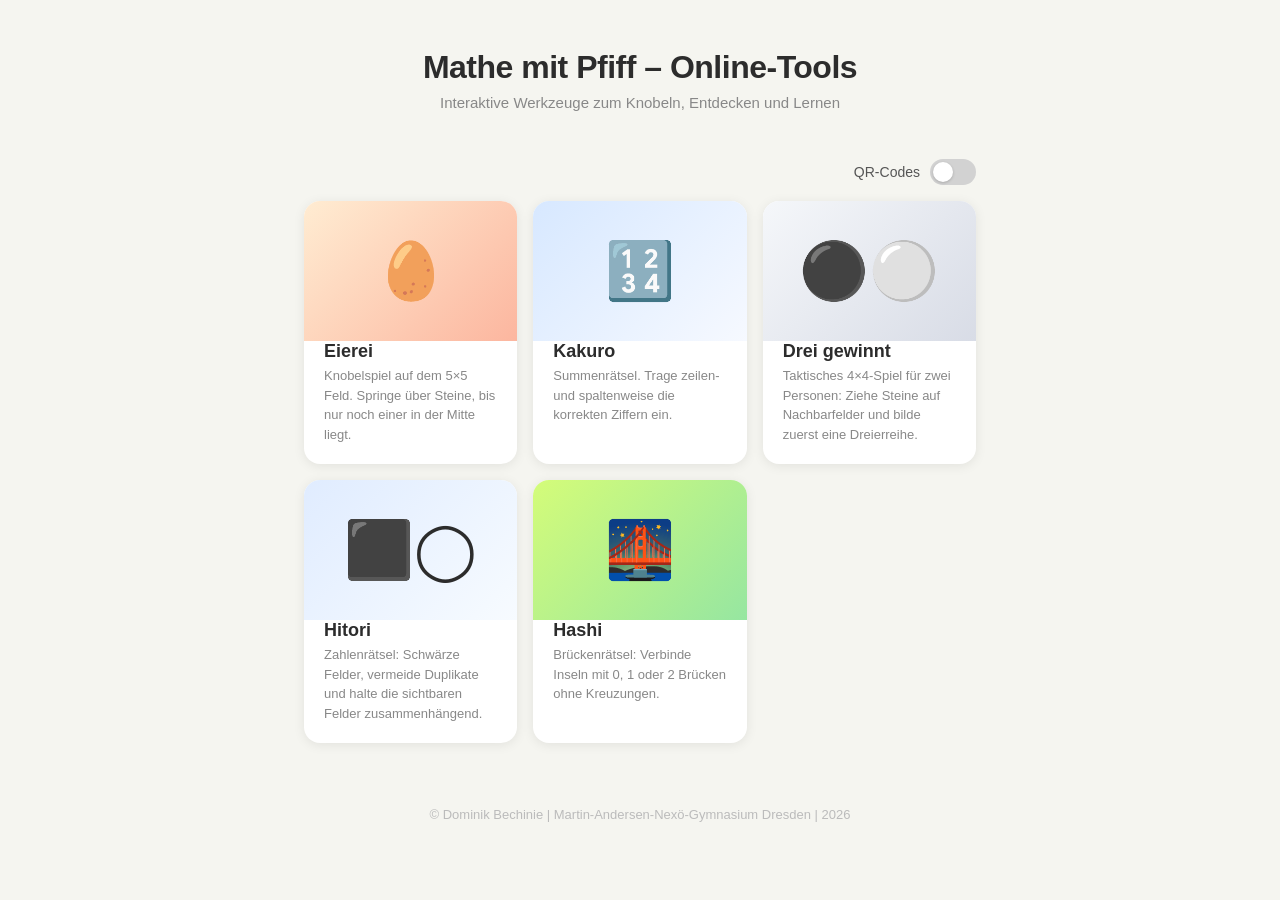
<file: index.html>
<!DOCTYPE html>
<html lang="de">
<head>
<meta charset="UTF-8">
<meta name="viewport" content="width=device-width, initial-scale=1.0, user-scalable=no">
<title>Mathe mit Pfiff – Online-Tools</title>
<style>
  * { margin: 0; padding: 0; box-sizing: border-box; }

  html, body {
    min-height: 100%;
    font-family: -apple-system, BlinkMacSystemFont, 'Segoe UI', Roboto, sans-serif;
    background: #f5f5f0;
    color: #2c2c2c;
    -webkit-tap-highlight-color: transparent;
  }

  .page {
    max-width: 720px;
    margin: 0 auto;
    padding: 48px 24px 64px;
  }

  header {
    text-align: center;
    margin-bottom: 48px;
  }

  header h1 {
    font-size: 32px;
    font-weight: 800;
    letter-spacing: -0.5px;
    line-height: 1.2;
  }

  header p {
    margin-top: 8px;
    font-size: 15px;
    color: #888;
  }

  .toolbar {
    display: flex;
    justify-content: flex-end;
    margin-bottom: 16px;
  }

  .toggle {
    display: inline-flex;
    align-items: center;
    gap: 10px;
    font-size: 14px;
    color: #555;
    user-select: none;
  }

  .toggle input {
    appearance: none;
    width: 46px;
    height: 26px;
    border-radius: 999px;
    background: #d2d2d2;
    position: relative;
    cursor: pointer;
    transition: background 0.2s;
  }

  .toggle input::after {
    content: "";
    position: absolute;
    top: 3px;
    left: 3px;
    width: 20px;
    height: 20px;
    border-radius: 50%;
    background: #fff;
    box-shadow: 0 1px 3px rgba(0,0,0,0.2);
    transition: transform 0.2s;
  }

  .toggle input:checked {
    background: #7a9cff;
  }

  .toggle input:checked::after {
    transform: translateX(20px);
  }

  .grid {
    display: grid;
    grid-template-columns: repeat(auto-fill, minmax(200px, 1fr));
    gap: 16px;
  }

  .card {
    display: flex;
    flex-direction: column;
    background: #fff;
    border-radius: 16px;
    box-shadow: 0 2px 12px rgba(0,0,0,0.08);
    overflow: hidden;
    text-decoration: none;
    color: inherit;
    transition: transform 0.15s, box-shadow 0.15s;
  }

  .card:active {
    transform: scale(0.97);
  }

  @media (hover: hover) {
    .card:hover {
      transform: translateY(-4px);
      box-shadow: 0 8px 28px rgba(0,0,0,0.12);
    }
  }

  .card-icon {
    height: 140px;
    display: flex;
    align-items: center;
    justify-content: center;
    font-size: 56px;
  }

  .card-icon img {
    width: 104px;
    height: 104px;
    object-fit: contain;
    border-radius: 8px;
    background: #fff;
  }

  .card-body {
    padding: 0 20px 20px;
  }

  .card-body h2 {
    font-size: 18px;
    font-weight: 700;
    margin-bottom: 4px;
  }

  .card-body p {
    font-size: 13px;
    color: #888;
    line-height: 1.5;
  }

  footer {
    text-align: center;
    margin-top: 64px;
    font-size: 13px;
    color: #bbb;
  }
</style>
</head>
<body>

<div class="page">
  <header>
    <h1>Mathe mit Pfiff – Online-Tools</h1>
    <p>Interaktive Werkzeuge zum Knobeln, Entdecken und Lernen</p>
  </header>

  <div class="toolbar">
    <label class="toggle" for="qr-toggle">
      <span>QR-Codes</span>
      <input type="checkbox" id="qr-toggle" aria-label="QR-Codes anzeigen">
    </label>
  </div>

  <div class="grid" id="grid">

    <a class="card" href="eierei/index.html">
      <div class="card-icon" style="background: linear-gradient(135deg, #ffecd2, #fcb69f);" data-preview="🥚"></div>
      <div class="card-body">
        <h2>Eierei</h2>
        <p>Knobelspiel auf dem 5×5 Feld. Springe über Steine, bis nur noch einer in der Mitte liegt.</p>
      </div>
    </a>



    <a class="card" href="kakuro/index.html">
      <div class="card-icon" style="background: linear-gradient(135deg, #d7e8ff, #f6f9ff);" data-preview="🔢"></div>
      <div class="card-body">
        <h2>Kakuro</h2>
        <p>Summenrätsel. Trage zeilen- und spaltenweise die korrekten Ziffern ein.</p>
      </div>
    </a>

    <a class="card" href="dreigewinnt/index.html">
      <div class="card-icon" style="background: linear-gradient(135deg, #f5f7fa, #d8dce6);" data-preview="⚫⚪"></div>
      <div class="card-body">
        <h2>Drei gewinnt</h2>
        <p>Taktisches 4×4-Spiel für zwei Personen: Ziehe Steine auf Nachbarfelder und bilde zuerst eine Dreierreihe.</p>
      </div>
    </a>


    <a class="card" href="hitori/index.html">
      <div class="card-icon" style="background: linear-gradient(135deg, #e0ecff, #f7fbff);" data-preview="⬛◯"></div>
      <div class="card-body">
        <h2>Hitori</h2>
        <p>Zahlenrätsel: Schwärze Felder, vermeide Duplikate und halte die sichtbaren Felder zusammenhängend.</p>
      </div>
    </a>
    <a class="card" href="hashi/index.html">
      <div class="card-icon" style="background: linear-gradient(135deg, #d4fc79, #96e6a1);" data-preview="🌉"></div>
      <div class="card-body">
        <h2>Hashi</h2>
        <p>Brückenrätsel: Verbinde Inseln mit 0, 1 oder 2 Brücken ohne Kreuzungen.</p>
      </div>
    </a>

    <!-- Weitere Projekte hier ergänzen:
    <a class="card" href="projekt/index.html">
      <div class="card-icon" style="background: linear-gradient(135deg, #a1c4fd, #c2e9fb);">🔢</div>
      <div class="card-body">
        <h2>Projektname</h2>
        <p>Kurze Beschreibung des Projekts.</p>
      </div>
    </a>
    -->

  </div>

  <footer>&copy; Dominik Bechinie | Martin-Andersen-Nexö-Gymnasium Dresden | 2026</footer>
</div>

<script>
  const qrToggle = document.getElementById('qr-toggle');
  const cards = document.querySelectorAll('.card');

  function gameUrlFromHref(href) {
    const gameName = href.split('/')[0];
    return `https://tell-me-more.github.io/mmpf/${gameName}/index.html`;
  }

  function setQrMode(enabled) {
    cards.forEach((card) => {
      const icon = card.querySelector('.card-icon');
      if (!icon) return;

      if (enabled) {
        const targetUrl = gameUrlFromHref(card.getAttribute('href') || '');
        const qrImg = document.createElement('img');
        qrImg.alt = `QR-Code für ${card.querySelector('h2')?.textContent || 'Spiel'}`;
        qrImg.src = `https://api.qrserver.com/v1/create-qr-code/?size=208x208&margin=0&data=${encodeURIComponent(targetUrl)}`;
        icon.replaceChildren(qrImg);
      } else {
        icon.textContent = icon.dataset.preview || '';
      }
    });
  }

  setQrMode(false);
  qrToggle.addEventListener('change', (event) => setQrMode(event.target.checked));
</script>

</body>
</html>
</file>
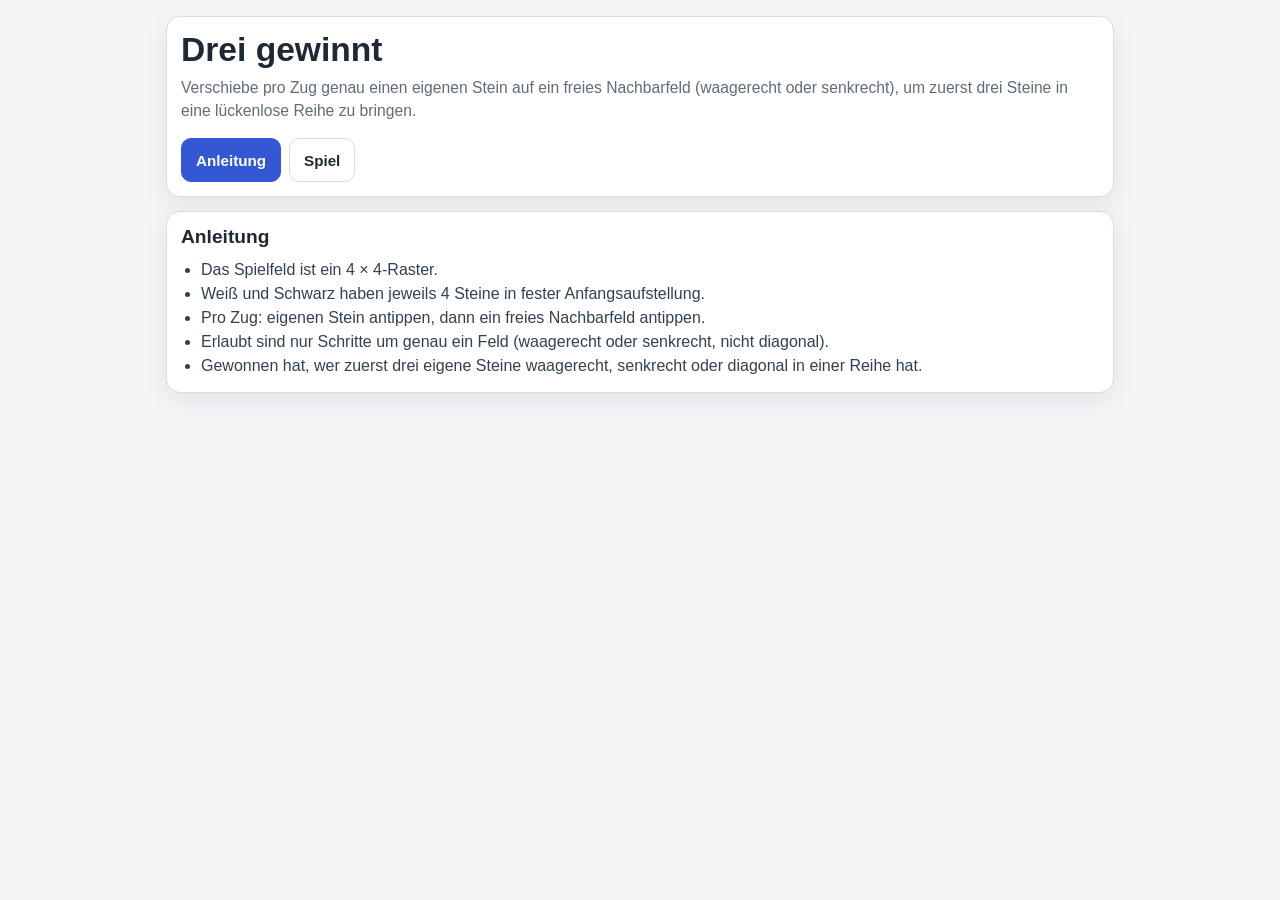
<file: dreigewinnt/index.html>
<!DOCTYPE html>
<html lang="de">
<head>
  <meta charset="UTF-8">
  <meta name="viewport" content="width=device-width, initial-scale=1.0, user-scalable=no">
  <title>Drei gewinnt – Mathe mit Pfiff</title>
  <style>
    :root {
      --bg: #f4f5f7;
      --panel: #ffffff;
      --text: #1f2933;
      --muted: #5f6c7b;
      --line: #d6dde6;
      --accent: #3457d5;
      --danger: #a83232;
      --ok: #1f7a4c;
      --cell: #eef2f7;
      --cell-alt: #e6ebf3;
      --shadow: 0 8px 24px rgba(20, 28, 42, 0.08);
      --radius: 14px;
    }

    * { box-sizing: border-box; }

    body {
      margin: 0;
      font-family: -apple-system, BlinkMacSystemFont, "Segoe UI", Roboto, sans-serif;
      color: var(--text);
      background: var(--bg);
      -webkit-tap-highlight-color: transparent;
    }

    .app {
      max-width: 980px;
      margin: 0 auto;
      padding: 16px;
      display: grid;
      gap: 14px;
    }

    .panel {
      background: var(--panel);
      border: 1px solid var(--line);
      border-radius: var(--radius);
      box-shadow: var(--shadow);
      padding: 14px;
    }

    h1 {
      margin: 0;
      font-size: clamp(1.5rem, 2.8vw, 2.1rem);
    }

    .subtitle {
      margin-top: 8px;
      color: var(--muted);
      line-height: 1.45;
      font-size: 0.98rem;
    }

    .tab-bar {
      margin-top: 12px;
      display: flex;
      gap: 8px;
      flex-wrap: wrap;
    }

    .tab-btn {
      border: 1px solid var(--line);
      border-radius: 10px;
      background: #fff;
      color: var(--text);
      padding: 10px 14px;
      font-size: 0.95rem;
      font-weight: 700;
      cursor: pointer;
      min-height: 44px;
    }

    .tab-btn.active {
      background: var(--accent);
      color: #fff;
      border-color: var(--accent);
    }

    .section {
      display: none;
    }

    .section.active {
      display: block;
    }

    h2 {
      margin: 0 0 10px;
      font-size: 1.2rem;
    }

    .rules {
      margin: 0;
      padding-left: 20px;
      color: #324152;
      line-height: 1.5;
    }

    .game-layout {
      display: grid;
      gap: 14px;
      grid-template-columns: minmax(0, 1fr);
    }

    .status-grid {
      display: grid;
      gap: 10px;
      grid-template-columns: 1fr;
      width: min(100%, 460px);
    }

    .badge {
      border: 1px solid var(--line);
      border-radius: 12px;
      background: #fafbfd;
      padding: 10px;
      font-size: 0.92rem;
    }

    .badge strong {
      display: block;
      margin-bottom: 4px;
    }

    .turn-dot {
      width: 14px;
      height: 14px;
      border-radius: 50%;
      display: inline-block;
      border: 1px solid #888;
      vertical-align: -2px;
      margin-right: 6px;
    }

    .turn-dot.white { background: #fff; }
    .turn-dot.black { background: #111; border-color: #111; }

    .board-wrap {
      overflow-x: auto;
      padding-bottom: 4px;
      margin-top: 10px;
      width: min(100%, 460px);
    }

    .board {
      display: grid;
      grid-template-columns: repeat(4, minmax(56px, 1fr));
      gap: 8px;
      min-width: 280px;
      max-width: 460px;
      touch-action: manipulation;
      user-select: none;
    }

    .cell {
      position: relative;
      aspect-ratio: 1;
      border: 1px solid #bec8d6;
      border-radius: 12px;
      background: var(--cell);
      display: grid;
      place-items: center;
      cursor: pointer;
      padding: 0;
      min-height: 56px;
    }

    .cell:nth-child(odd) { background: var(--cell-alt); }

    .cell.selected {
      outline: 3px solid #f2a62b;
      outline-offset: -3px;
      transform: scale(1.01);
    }

    .cell.possible {
      box-shadow: inset 0 0 0 3px #2f9d63;
    }

    .cell.win {
      background: #ffe8a9;
      border-color: #d59c18;
    }

    .piece {
      width: 70%;
      height: 70%;
      border-radius: 50%;
      border: 2px solid #3a3a3a;
      box-shadow: 0 2px 8px rgba(0, 0, 0, 0.14);
    }

    .piece.white {
      background: radial-gradient(circle at 35% 30%, #ffffff, #f3f3f3 60%, #d8d8d8);
      border-color: #8d8d8d;
    }

    .piece.black {
      background: radial-gradient(circle at 30% 28%, #4b4b4b, #121212 65%, #020202);
      border-color: #111;
    }

    .controls {
      display: flex;
      gap: 10px;
      flex-wrap: wrap;
    }

    .btn {
      border: none;
      border-radius: 10px;
      min-height: 44px;
      padding: 10px 16px;
      font-family: inherit;
      font-size: 0.95rem;
      font-weight: 700;
      cursor: pointer;
      color: #fff;
      background: #546071;
    }

    .btn.primary { background: var(--accent); }
    .btn.danger { background: var(--danger); }
    .btn.hidden { display: none; }

    .status-note {
      display: block;
      margin-top: 6px;
      font-weight: 500;
    }

    .status-note.error {
      color: var(--danger);
    }

    .status-note.success {
      color: var(--ok);
      font-weight: 700;
    }

    .hint-box {
      border: 1px dashed var(--line);
      border-radius: 10px;
      padding: 10px;
      color: #415062;
      font-size: 0.9rem;
      background: #fbfcfe;
      line-height: 1.45;
    }

    @media (min-width: 900px) {
      .game-layout {
        grid-template-columns: minmax(0, 1fr) minmax(280px, 320px);
        align-items: start;
      }
    }
  </style>
</head>
<body>
  <main class="app">
    <section class="panel">
      <h1>Drei gewinnt</h1>
      <p class="subtitle">Verschiebe pro Zug genau einen eigenen Stein auf ein freies Nachbarfeld (waagerecht oder senkrecht), um zuerst drei Steine in eine lückenlose Reihe zu bringen.</p>
      <div class="tab-bar" role="tablist" aria-label="Bereiche">
        <button class="tab-btn active" id="tabGuide" type="button" role="tab" aria-selected="true" aria-controls="guideSection">Anleitung</button>
        <button class="tab-btn" id="tabGame" type="button" role="tab" aria-selected="false" aria-controls="gameSection">Spiel</button>
      </div>
    </section>

    <section class="panel section active" id="guideSection" role="tabpanel" aria-labelledby="tabGuide">
      <h2>Anleitung</h2>
      <ul class="rules">
        <li>Das Spielfeld ist ein 4 × 4-Raster.</li>
        <li>Weiß und Schwarz haben jeweils 4 Steine in fester Anfangsaufstellung.</li>
        <li>Pro Zug: eigenen Stein antippen, dann ein freies Nachbarfeld antippen.</li>
        <li>Erlaubt sind nur Schritte um genau ein Feld (waagerecht oder senkrecht, nicht diagonal).</li>
        <li>Gewonnen hat, wer zuerst drei eigene Steine waagerecht, senkrecht oder diagonal in einer Reihe hat.</li>
      </ul>
    </section>

    <section class="panel section" id="gameSection" role="tabpanel" aria-labelledby="tabGame">
      <div class="game-layout">
        <div>
          <h2>Spiel</h2>
          <div class="status-grid">
            <div class="badge" id="turnBadge"><strong>Aktueller Spieler</strong><span></span></div>
            <div class="badge">
              <strong>Status</strong>
              <span id="statusText">Spiel läuft.</span>
              <span class="status-note" id="statusNote">Tippe einen eigenen Stein an, um zu starten.</span>
            </div>
          </div>

          <div class="board-wrap">
            <div class="board" id="board" aria-label="Spielfeld"></div>
          </div>

          <div class="controls" style="margin-top: 12px;">
            <button class="btn primary" type="button" id="newGameBtn">Neues Spiel</button>
            <button class="btn" type="button" id="resetBtn">Zurücksetzen</button>
          </div>
        </div>
      </div>
    </section>
  </main>

  <script>
    const BOARD_SIZE = 4;

    const START_CELLS = [
      { row: 0, col: 0, piece: 'black' },
      { row: 0, col: 1, piece: 'white' },
      { row: 0, col: 2, piece: 'black' },
      { row: 0, col: 3, piece: 'white' },
      { row: 1, col: 0, piece: null },
      { row: 1, col: 1, piece: null },
      { row: 1, col: 2, piece: null },
      { row: 1, col: 3, piece: null },
      { row: 2, col: 0, piece: null },
      { row: 2, col: 1, piece: null },
      { row: 2, col: 2, piece: null },
      { row: 2, col: 3, piece: null },
      { row: 3, col: 0, piece: 'white' },
      { row: 3, col: 1, piece: 'black' },
      { row: 3, col: 2, piece: 'white' },
      { row: 3, col: 3, piece: 'black' }
    ];

    const gameState = createInitialState();

    const ui = {
      board: document.getElementById('board'),
      statusNote: document.getElementById('statusNote'),
      statusText: document.getElementById('statusText'),
      turnBadge: document.getElementById('turnBadge').querySelector('span'),
      newGameBtn: document.getElementById('newGameBtn'),
      resetBtn: document.getElementById('resetBtn'),
      tabGuide: document.getElementById('tabGuide'),
      tabGame: document.getElementById('tabGame'),
      guideSection: document.getElementById('guideSection'),
      gameSection: document.getElementById('gameSection')
    };

    ui.tabGuide.addEventListener('click', () => setActiveTab('guide'));
    ui.tabGame.addEventListener('click', () => setActiveTab('game'));
    ui.newGameBtn.addEventListener('click', () => restartGame('Neues Spiel gestartet. Weiß beginnt.'));
    ui.resetBtn.addEventListener('click', () => restartGame('Spielfeld zurückgesetzt.'));

    function createInitialState() {
      return {
        title: 'Drei gewinnt',
        boardSize: BOARD_SIZE,
        currentPlayer: 'white',
        cells: START_CELLS.map(cell => ({ ...cell })),
        winner: null,
        selectedPiece: null,
        possibleMoves: [],
        winningLine: [],
        message: ''
      };
    }

    function setActiveTab(tab) {
      const showGuide = tab === 'guide';
      ui.tabGuide.classList.toggle('active', showGuide);
      ui.tabGame.classList.toggle('active', !showGuide);
      ui.tabGuide.setAttribute('aria-selected', String(showGuide));
      ui.tabGame.setAttribute('aria-selected', String(!showGuide));
      ui.guideSection.classList.toggle('active', showGuide);
      ui.gameSection.classList.toggle('active', !showGuide);
    }

    function restartGame(message) {
      const fresh = createInitialState();
      Object.assign(gameState, fresh);
      setMessage(message, '');
      render();
    }

    function isInside(row, col) {
      return row >= 0 && col >= 0 && row < BOARD_SIZE && col < BOARD_SIZE;
    }

    function indexOfCell(row, col) {
      return row * BOARD_SIZE + col;
    }

    function cellAt(row, col) {
      return gameState.cells[indexOfCell(row, col)];
    }

    function getOrthogonalMoves(row, col) {
      const deltas = [
        { dr: -1, dc: 0 },
        { dr: 1, dc: 0 },
        { dr: 0, dc: -1 },
        { dr: 0, dc: 1 }
      ];

      return deltas
        .map(({ dr, dc }) => ({ row: row + dr, col: col + dc }))
        .filter(({ row: r, col: c }) => isInside(r, c) && !cellAt(r, c).piece);
    }

    function switchPlayer() {
      gameState.currentPlayer = gameState.currentPlayer === 'white' ? 'black' : 'white';
    }

    function selectPiece(row, col) {
      gameState.selectedPiece = { row, col };
      gameState.possibleMoves = getOrthogonalMoves(row, col);
    }

    function clearSelection() {
      gameState.selectedPiece = null;
      gameState.possibleMoves = [];
    }

    function samePosition(a, b) {
      return a && b && a.row === b.row && a.col === b.col;
    }

    function isPossibleMove(row, col) {
      return gameState.possibleMoves.some(move => move.row === row && move.col === col);
    }

    function checkWinner() {
      const directions = [
        { dr: 0, dc: 1 },
        { dr: 1, dc: 0 },
        { dr: 1, dc: 1 },
        { dr: 1, dc: -1 }
      ];

      for (let row = 0; row < BOARD_SIZE; row += 1) {
        for (let col = 0; col < BOARD_SIZE; col += 1) {
          const startPiece = cellAt(row, col).piece;
          if (!startPiece) continue;

          for (const { dr, dc } of directions) {
            const line = [{ row, col }];
            let valid = true;

            for (let step = 1; step < 3; step += 1) {
              const r = row + dr * step;
              const c = col + dc * step;
              if (!isInside(r, c) || cellAt(r, c).piece !== startPiece) {
                valid = false;
                break;
              }
              line.push({ row: r, col: c });
            }

            if (valid) {
              gameState.winner = startPiece;
              gameState.winningLine = line;
              return;
            }
          }
        }
      }
    }

    function handleCellTap(row, col) {
      if (gameState.winner) {
        setMessage('Das Spiel ist beendet. Starte ein neues Spiel.', 'error');
        return;
      }

      const targetCell = cellAt(row, col);
      const selected = gameState.selectedPiece;

      if (!selected) {
        if (!targetCell.piece) {
          setMessage('Wähle zuerst einen eigenen Stein aus.', 'error');
          return;
        }
        if (targetCell.piece !== gameState.currentPlayer) {
          setMessage('Du kannst nur deinen eigenen Stein bewegen.', 'error');
          return;
        }

        selectPiece(row, col);
        if (gameState.possibleMoves.length === 0) {
          setMessage('Für diesen Stein gibt es kein freies Nachbarfeld.', 'error');
        } else {
          setMessage('Stein ausgewählt. Wähle ein markiertes Zielfeld.', '');
        }
        render();
        return;
      }

      if (samePosition(selected, { row, col })) {
        clearSelection();
        setMessage('Auswahl aufgehoben.', '');
        render();
        return;
      }

      if (targetCell.piece === gameState.currentPlayer) {
        selectPiece(row, col);
        setMessage('Anderer eigener Stein gewählt.', '');
        render();
        return;
      }

      if (targetCell.piece && targetCell.piece !== gameState.currentPlayer) {
        setMessage('Dieses Feld ist nicht frei.', 'error');
        return;
      }

      const deltaRow = Math.abs(selected.row - row);
      const deltaCol = Math.abs(selected.col - col);
      const isOrthogonalStep = deltaRow + deltaCol === 1;
      if (!isOrthogonalStep || !isPossibleMove(row, col)) {
        setMessage('Nur waagerechte oder senkrechte Züge um ein Feld sind erlaubt.', 'error');
        return;
      }

      const from = cellAt(selected.row, selected.col);
      from.piece = null;
      targetCell.piece = gameState.currentPlayer;

      clearSelection();
      checkWinner();

      if (gameState.winner) {
        const winnerLabel = gameState.winner === 'white' ? 'Weiß' : 'Schwarz';
        setMessage(`${winnerLabel} gewinnt.`, 'success');
        ui.statusText.textContent = 'Spiel beendet.';
      } else {
        switchPlayer();
        setMessage('Zug ausgeführt.', '');
      }

      render();
    }

    function setMessage(text, type) {
      gameState.message = text;
      ui.statusNote.textContent = text;
      ui.statusNote.className = `status-note${type ? ` ${type}` : ''}`;
    }

    function isWinningCell(row, col) {
      return gameState.winningLine.some(cell => cell.row === row && cell.col === col);
    }

    function renderBoard() {
      ui.board.innerHTML = '';

      gameState.cells.forEach(cell => {
        const button = document.createElement('button');
        button.type = 'button';
        button.className = 'cell';
        button.setAttribute('aria-label', `Feld ${cell.row + 1}-${cell.col + 1}`);

        if (gameState.selectedPiece && samePosition(gameState.selectedPiece, cell)) {
          button.classList.add('selected');
        }
        if (isPossibleMove(cell.row, cell.col)) {
          button.classList.add('possible');
        }
        if (isWinningCell(cell.row, cell.col)) {
          button.classList.add('win');
        }

        if (cell.piece) {
          const piece = document.createElement('span');
          piece.className = `piece ${cell.piece}`;
          piece.setAttribute('aria-hidden', 'true');
          button.appendChild(piece);
        }

        button.addEventListener('click', () => handleCellTap(cell.row, cell.col));
        ui.board.appendChild(button);
      });
    }

    function renderStatus() {
      const player = gameState.currentPlayer;
      const label = player === 'white' ? 'Weiß' : 'Schwarz';
      ui.turnBadge.innerHTML = `<span class="turn-dot ${player}"></span>${label}`;

      if (gameState.winner) {
        const winnerLabel = gameState.winner === 'white' ? 'Weiß' : 'Schwarz';
        ui.statusText.textContent = `Gewinner: ${winnerLabel}`;
      } else {
        ui.statusText.textContent = 'Spiel läuft.';
      }
    }

    function render() {
      renderBoard();
      renderStatus();
      if (!gameState.message) {
        setMessage('Tippe einen eigenen Stein an, um zu starten.', '');
      }
    }

    render();
  </script>
</body>
</html>
</file>
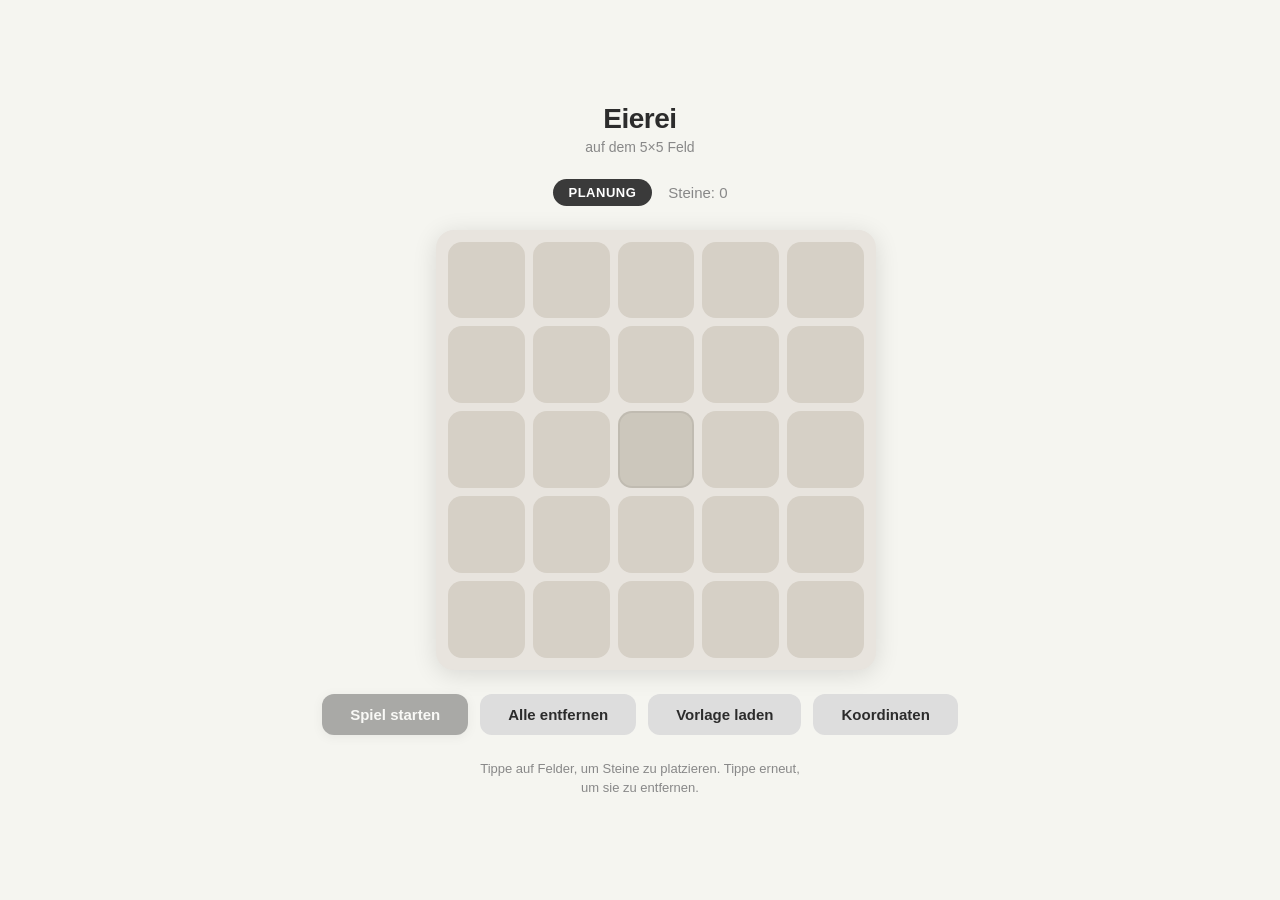
<file: eierei/index.html>
<!DOCTYPE html>
<html lang="de">
<head>
<meta charset="UTF-8">
<meta name="viewport" content="width=device-width, initial-scale=1.0, user-scalable=no">
<title>Eierei</title>
<style>
  :root {
    --bg: #f5f5f0;
    --board-bg: #e8e4de;
    --cell-bg: #d6d0c6;
    --cell-empty: #ccc7bc;
    --accent: #3a3a3a;
    --text: #2c2c2c;
    --text-light: #888;
    --shadow: rgba(0,0,0,0.12);
    --radius: 14px;
  }

  * { margin: 0; padding: 0; box-sizing: border-box; }

  html, body {
    height: 100%;
    overflow: hidden;
    font-family: -apple-system, BlinkMacSystemFont, 'Segoe UI', Roboto, sans-serif;
    background: var(--bg);
    color: var(--text);
    -webkit-tap-highlight-color: transparent;
    touch-action: manipulation;
    user-select: none;
  }

  .app {
    display: flex;
    flex-direction: column;
    align-items: center;
    justify-content: center;
    height: 100%;
    padding: 20px;
    gap: 24px;
  }

  header {
    text-align: center;
  }

  header h1 {
    font-size: 28px;
    font-weight: 700;
    letter-spacing: -0.5px;
  }

  header .subtitle {
    font-size: 14px;
    color: var(--text-light);
    margin-top: 4px;
  }

  .status-bar {
    display: flex;
    align-items: center;
    gap: 16px;
    font-size: 15px;
    font-weight: 500;
  }

  .status-bar .phase {
    background: var(--accent);
    color: #fff;
    padding: 6px 16px;
    border-radius: 20px;
    font-size: 13px;
    font-weight: 600;
    text-transform: uppercase;
    letter-spacing: 0.5px;
  }

  .status-bar .count {
    color: var(--text-light);
  }

  .board {
    display: grid;
    grid-template-columns: repeat(5, 1fr);
    grid-template-rows: repeat(5, 1fr);
    gap: 8px;
    width: min(80vw, 80vh, 440px);
    height: min(80vw, 80vh, 440px);
    background: var(--board-bg);
    padding: 12px;
    border-radius: 18px;
    box-shadow: 0 4px 24px var(--shadow);
  }

  .cell {
    position: relative;
    border-radius: var(--radius);
    background: var(--cell-bg);
    display: flex;
    align-items: center;
    justify-content: center;
    cursor: pointer;
    transition: transform 0.15s, box-shadow 0.15s, background 0.15s;
  }

  .cell.center-mark {
    background: var(--cell-empty);
    box-shadow: inset 0 0 0 2px rgba(0,0,0,0.06);
  }

  .cell.highlight {
    box-shadow: 0 0 0 3px rgba(80, 160, 80, 0.6);
    transform: scale(1.04);
  }

  .cell.selected {
    box-shadow: 0 0 0 3px var(--accent);
    transform: scale(1.06);
  }

  .stone {
    width: 70%;
    height: 70%;
    border-radius: 50%;
    box-shadow: 0 3px 8px var(--shadow), inset 0 2px 4px rgba(255,255,255,0.35);
    transition: transform 0.2s, opacity 0.25s;
  }

  .stone.removing {
    transform: scale(0);
    opacity: 0;
  }

  .controls {
    display: flex;
    gap: 12px;
    flex-wrap: wrap;
    justify-content: center;
  }

  button {
    font-family: inherit;
    font-size: 15px;
    font-weight: 600;
    padding: 12px 28px;
    border: none;
    border-radius: 12px;
    cursor: pointer;
    transition: transform 0.12s, box-shadow 0.12s, opacity 0.15s;
  }

  button:active {
    transform: scale(0.96);
  }

  .btn-primary {
    background: var(--accent);
    color: #fff;
    box-shadow: 0 2px 10px var(--shadow);
  }

  .btn-secondary {
    background: #ddd;
    color: var(--text);
  }

  .btn-danger {
    background: #c0392b;
    color: #fff;
  }

  button:disabled {
    opacity: 0.4;
    cursor: default;
    transform: none;
  }

  .message-overlay {
    position: fixed;
    inset: 0;
    background: rgba(0,0,0,0.45);
    display: flex;
    align-items: center;
    justify-content: center;
    z-index: 100;
    opacity: 0;
    pointer-events: none;
    transition: opacity 0.3s;
  }

  .message-overlay.visible {
    opacity: 1;
    pointer-events: auto;
  }

  .message-box {
    background: #fff;
    border-radius: 20px;
    padding: 36px 40px;
    text-align: center;
    box-shadow: 0 12px 48px rgba(0,0,0,0.2);
    max-width: 340px;
  }

  .message-box h2 {
    font-size: 24px;
    margin-bottom: 8px;
  }

  .message-box p {
    color: var(--text-light);
    font-size: 15px;
    margin-bottom: 24px;
    line-height: 1.5;
  }

  .message-box .emoji {
    font-size: 48px;
    margin-bottom: 12px;
  }

  .hint {
    font-size: 13px;
    color: var(--text-light);
    text-align: center;
    max-width: 340px;
    line-height: 1.5;
  }
</style>
</head>
<body>

<div class="app">
  <header>
    <h1>Eierei</h1>
    <div class="subtitle">auf dem 5×5 Feld</div>
  </header>

  <div class="status-bar">
    <span class="phase" id="phaseLabel">Planung</span>
    <span class="count" id="stoneCount">Steine: 0</span>
  </div>

  <div style="display: flex; align-items: flex-start; gap: 0;">
    <div style="display: flex; flex-direction: column; align-items: flex-end;">
      <div style="height: 32px;"></div>
      <div id="coordRows" style="display: flex; flex-direction: column;"></div>
    </div>
    <div>
      <div style="display: flex;">
        <div style="width: 32px;"></div>
        <div id="coordCols" style="display: flex; flex-direction: row;"></div>
      </div>
      <div style="display: flex;">
        <div style="width: 32px;"></div>
        <div class="board" id="board"></div>
      </div>
    </div>
  </div>

  <div class="controls" id="controls">
    <button class="btn-primary" id="btnStart" disabled>Spiel starten</button>
    <button class="btn-secondary" id="btnClear">Alle entfernen</button>
    <button class="btn-secondary" id="btnPreset">Vorlage laden</button>
    <button class="btn-secondary" id="btnCoords">Koordinaten</button>
  </div>

  <div class="hint" id="hint">Tippe auf Felder, um Steine zu platzieren. Tippe erneut, um sie zu entfernen.</div>
</div>

<div class="message-overlay" id="overlay">
  <div class="message-box">
    <div class="emoji" id="msgEmoji"></div>
    <h2 id="msgTitle"></h2>
    <p id="msgText"></p>
    <button class="btn-primary" id="msgBtn">Neues Spiel</button>
  </div>
</div>

<script>
const STONE_COLORS = [
  '#e74c3c', '#e67e22', '#f1c40f', '#2ecc71',
  '#1abc9c', '#3498db', '#9b59b6', '#e84393',
  '#fd79a8', '#00b894', '#6c5ce7', '#d63031'
];

const SIZE = 5;
const CENTER = 2;

let board = []; // 2D: null or { color }
let phase = 'planning'; // 'planning' | 'playing'
let selected = null; // { r, c }
let stoneCount = 0;

const boardEl = document.getElementById('board');
const phaseLabel = document.getElementById('phaseLabel');
const stoneCountEl = document.getElementById('stoneCount');
const controlsEl = document.getElementById('controls');
const hintEl = document.getElementById('hint');
const btnStart = document.getElementById('btnStart');
const btnClear = document.getElementById('btnClear');
const btnPreset = document.getElementById('btnPreset');
const overlay = document.getElementById('overlay');
const msgEmoji = document.getElementById('msgEmoji');
const msgTitle = document.getElementById('msgTitle');
const msgText = document.getElementById('msgText');
const msgBtn = document.getElementById('msgBtn');
const btnCoords = document.getElementById('btnCoords');
const coordRows = document.getElementById('coordRows');
const coordCols = document.getElementById('coordCols');
let coordsVisible = false;

function randomColor() {
  return STONE_COLORS[Math.floor(Math.random() * STONE_COLORS.length)];
}

function initBoard() {
  board = Array.from({ length: SIZE }, () => Array(SIZE).fill(null));
  selected = null;
  stoneCount = 0;
  phase = 'planning';
  render();
  updateUI();
}

function render() {
  boardEl.innerHTML = '';
  for (let r = 0; r < SIZE; r++) {
    for (let c = 0; c < SIZE; c++) {
      const cell = document.createElement('div');
      cell.className = 'cell';
      if (r === CENTER && c === CENTER) cell.classList.add('center-mark');
      cell.dataset.r = r;
      cell.dataset.c = c;

      if (board[r][c]) {
        const stone = document.createElement('div');
        stone.className = 'stone';
        stone.style.background = board[r][c].color;
        cell.appendChild(stone);
      }

      if (selected && selected.r === r && selected.c === c) {
        cell.classList.add('selected');
      }

      if (phase === 'playing' && selected) {
        const moves = getValidMoves(selected.r, selected.c);
        if (moves.some(m => m.tr === r && m.tc === c)) {
          cell.classList.add('highlight');
        }
      }

      cell.addEventListener('click', () => onCellClick(r, c));
      boardEl.appendChild(cell);
    }
  }

  // Koordinaten-Beschriftung
  if (coordsVisible) {
    // Spalten oben (A-E)
    coordCols.innerHTML = '';
    for (let c = 0; c < SIZE; c++) {
      const label = document.createElement('div');
      label.textContent = String.fromCharCode(65 + c); // A, B, C, D, E
      label.style.width = 'calc((min(80vw, 80vh, 440px) - 24px) / 5)';
      label.style.height = '32px';
      label.style.display = 'flex';
      label.style.alignItems = 'center';
      label.style.justifyContent = 'center';
      label.style.fontWeight = 'bold';
      label.style.fontSize = '18px';
      coordCols.appendChild(label);
    }
    coordCols.style.visibility = 'visible';
    // Zeilen links (1-5)
    coordRows.innerHTML = '';
    for (let r = 0; r < SIZE; r++) {
      const label = document.createElement('div');
      label.textContent = (r + 1).toString();
      label.style.height = 'calc((min(80vw, 80vh, 440px) - 24px) / 5)';
      label.style.width = '32px';
      label.style.display = 'flex';
      label.style.alignItems = 'center';
      label.style.justifyContent = 'center';
      label.style.fontWeight = 'bold';
      label.style.fontSize = '18px';
      coordRows.appendChild(label);
    }
    coordRows.style.visibility = 'visible';
  } else {
    coordCols.innerHTML = '';
    coordRows.innerHTML = '';
    coordCols.style.visibility = 'hidden';
    coordRows.style.visibility = 'hidden';
  }
}
// Koordinaten-Button Event
btnCoords.addEventListener('click', () => {
  coordsVisible = !coordsVisible;
  btnCoords.classList.toggle('btn-primary', coordsVisible);
  render();
});

function updateUI() {
  stoneCount = countStones();
  stoneCountEl.textContent = `Steine: ${stoneCount}`;

  if (phase === 'planning') {
    phaseLabel.textContent = 'Planung';
    phaseLabel.style.background = 'var(--accent)';
    btnStart.disabled = stoneCount < 2;
    btnStart.style.display = '';
    btnClear.style.display = '';
    btnPreset.style.display = '';
    hintEl.textContent = 'Tippe auf Felder, um Steine zu platzieren. Tippe erneut, um sie zu entfernen.';
  } else {
    phaseLabel.textContent = 'Spiel';
    phaseLabel.style.background = '#27ae60';
    btnStart.style.display = 'none';
    btnPreset.style.display = 'none';
    btnClear.textContent = 'Neustart';
    btnClear.className = 'btn-danger';
    hintEl.textContent = 'Wähle einen Stein und springe über einen benachbarten Stein auf ein freies Feld.';
  }
}

function countStones() {
  let n = 0;
  for (let r = 0; r < SIZE; r++)
    for (let c = 0; c < SIZE; c++)
      if (board[r][c]) n++;
  return n;
}

function onCellClick(r, c) {
  if (phase === 'planning') {
    if (board[r][c]) {
      board[r][c] = null;
    } else {
      board[r][c] = { color: randomColor() };
    }
    render();
    updateUI();
    return;
  }

  // Playing phase
  if (selected) {
    const moves = getValidMoves(selected.r, selected.c);
    const move = moves.find(m => m.tr === r && m.tc === c);
    if (move) {
      executeMove(move);
      return;
    }
    // Deselect or reselect
    if (selected.r === r && selected.c === c) {
      selected = null;
    } else if (board[r][c]) {
      selected = { r, c };
    } else {
      selected = null;
    }
  } else {
    if (board[r][c]) {
      selected = { r, c };
    }
  }
  render();
}

function getValidMoves(r, c) {
  const dirs = [[-1,0],[1,0],[0,-1],[0,1]];
  const moves = [];
  for (const [dr, dc] of dirs) {
    const mr = r + dr, mc = c + dc; // middle (jumped over)
    const tr = r + 2*dr, tc = c + 2*dc; // target
    if (tr >= 0 && tr < SIZE && tc >= 0 && tc < SIZE) {
      if (board[mr][mc] && !board[tr][tc]) {
        moves.push({ fr: r, fc: c, mr, mc, tr, tc });
      }
    }
  }
  return moves;
}

function executeMove(move) {
  const { fr, fc, mr, mc, tr, tc } = move;
  const stone = board[fr][fc];

  // Animate removal of jumped stone
  board[fr][fc] = null;
  board[tr][tc] = stone;
  board[mr][mc] = null;
  selected = null;

  render();
  updateUI();

  // Check game state after move
  setTimeout(() => checkGameState(), 150);
}

function checkGameState() {
  const stones = countStones();
  if (stones === 1) {
    if (board[CENTER][CENTER]) {
      showMessage('🎉', 'Gewonnen!', 'Perfekt! Der letzte Stein liegt genau in der Mitte.');
    } else {
      showMessage('😔', 'Knapp daneben', 'Ein Stein übrig, aber leider nicht in der Mitte.');
    }
    return;
  }

  // Check if any move is possible
  let anyMove = false;
  for (let r = 0; r < SIZE && !anyMove; r++)
    for (let c = 0; c < SIZE && !anyMove; c++)
      if (board[r][c] && getValidMoves(r, c).length > 0)
        anyMove = true;

  if (!anyMove) {
    showMessage('😕', 'Keine Züge mehr', `Es sind noch ${stones} Steine auf dem Feld. Versuche es erneut!`);
  }
}

function showMessage(emoji, title, text) {
  msgEmoji.textContent = emoji;
  msgTitle.textContent = title;
  msgText.textContent = text;
  overlay.classList.add('visible');
}

function hideMessage() {
  overlay.classList.remove('visible');
}

function loadPreset() {
  board = Array.from({ length: SIZE }, () => Array(SIZE).fill(null));
  for (let r = 0; r < SIZE; r++) {
    for (let c = 0; c < SIZE; c++) {
      if (r === CENTER && c === CENTER) continue; // leave center empty
      board[r][c] = { color: randomColor() };
    }
  }
  render();
  updateUI();
}

function startGame() {
  if (countStones() < 2) return;
  phase = 'playing';
  selected = null;
  render();
  updateUI();
}

// Event listeners
btnStart.addEventListener('click', startGame);

btnClear.addEventListener('click', () => {
  if (phase === 'playing') {
    initBoard();
    btnClear.textContent = 'Alle entfernen';
    btnClear.className = 'btn-secondary';
  } else {
    board = Array.from({ length: SIZE }, () => Array(SIZE).fill(null));
    render();
    updateUI();
  }
});

btnPreset.addEventListener('click', loadPreset);

msgBtn.addEventListener('click', () => {
  hideMessage();
  initBoard();
  btnClear.textContent = 'Alle entfernen';
  btnClear.className = 'btn-secondary';
});

// Init
initBoard();
</script>
</body>
</html>
</file>
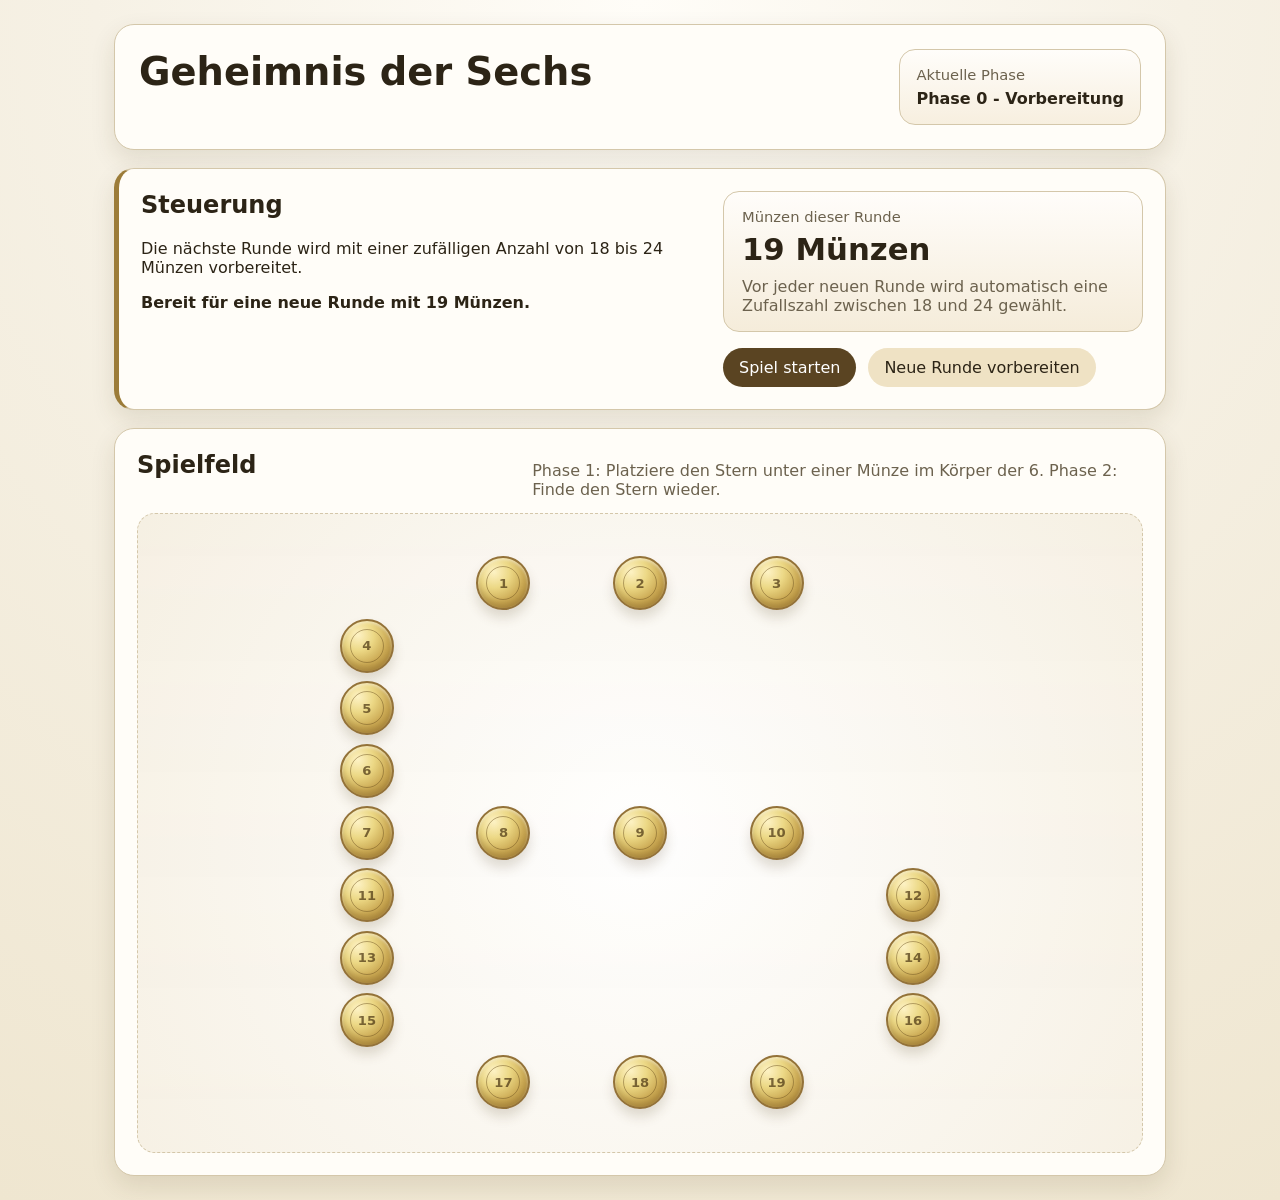
<file: geheimnis-der-sechs/index.html>
<!DOCTYPE html>
<html lang="de">
<head>
  <meta charset="UTF-8" />
  <meta name="viewport" content="width=device-width, initial-scale=1.0" />
  <title>Geheimnis der Sechs – WebApp</title>
  <link rel="stylesheet" href="styles.css" />
</head>
<body>
  <main class="app-shell">
    <header class="app-header">
      <div>
        <h1>Geheimnis der Sechs</h1>
      </div>
      <div class="phase-card" aria-live="polite">
        <span class="phase-label">Aktuelle Phase</span>
        <strong id="phaseName">Phase 0 – Vorbereitung</strong>
      </div>
    </header>

    <section class="controls-panel" aria-labelledby="setupHeading">
      <div class="controls-copy">
        <h2 id="setupHeading">Steuerung</h2>
        <p id="instructionText">Die Anzahl der Münzen wird vor jeder Runde automatisch festgelegt.</p>
        <p id="statusText" class="status-text" aria-live="polite">Bereit für eine neue Runde.</p>
      </div>

      <div class="controls-grid">
        <div class="round-summary" aria-live="polite">
          <span class="round-summary-label">Münzen dieser Runde</span>
          <strong id="coinCountDisplay">18 Münzen</strong>
          <p>Vor jeder neuen Runde wird automatisch eine Zufallszahl zwischen 18 und 24 gewählt.</p>
        </div>

        <div class="button-row">
          <button id="startButton" class="primary-button" type="button">Spiel starten</button>
          <button id="resetButton" class="secondary-button" type="button">Neue Runde vorbereiten</button>
        </div>
      </div>
    </section>

    <section id="confirmPanel" class="confirm-panel hidden" aria-live="polite">
      <p id="confirmText">Stern unter dieser Münze verstecken?</p>
      <div class="button-row">
        <button id="confirmButton" class="primary-button" type="button">Platzierung bestätigen</button>
        <button id="cancelButton" class="secondary-button" type="button">Andere Münze wählen</button>
      </div>
    </section>

    <section class="board-panel" aria-labelledby="boardHeading">
      <div class="board-header">
        <h2 id="boardHeading">Spielfeld</h2>
        <p>Phase 1: Platziere den Stern unter einer Münze im Körper der 6. Phase 2: Finde den Stern wieder.</p>
      </div>
      <div id="board" class="board" role="grid" aria-label="Münzen in Form einer Sechs"></div>
    </section>
  </main>

  <script src="app.js"></script>
</body>
</html>
</file>
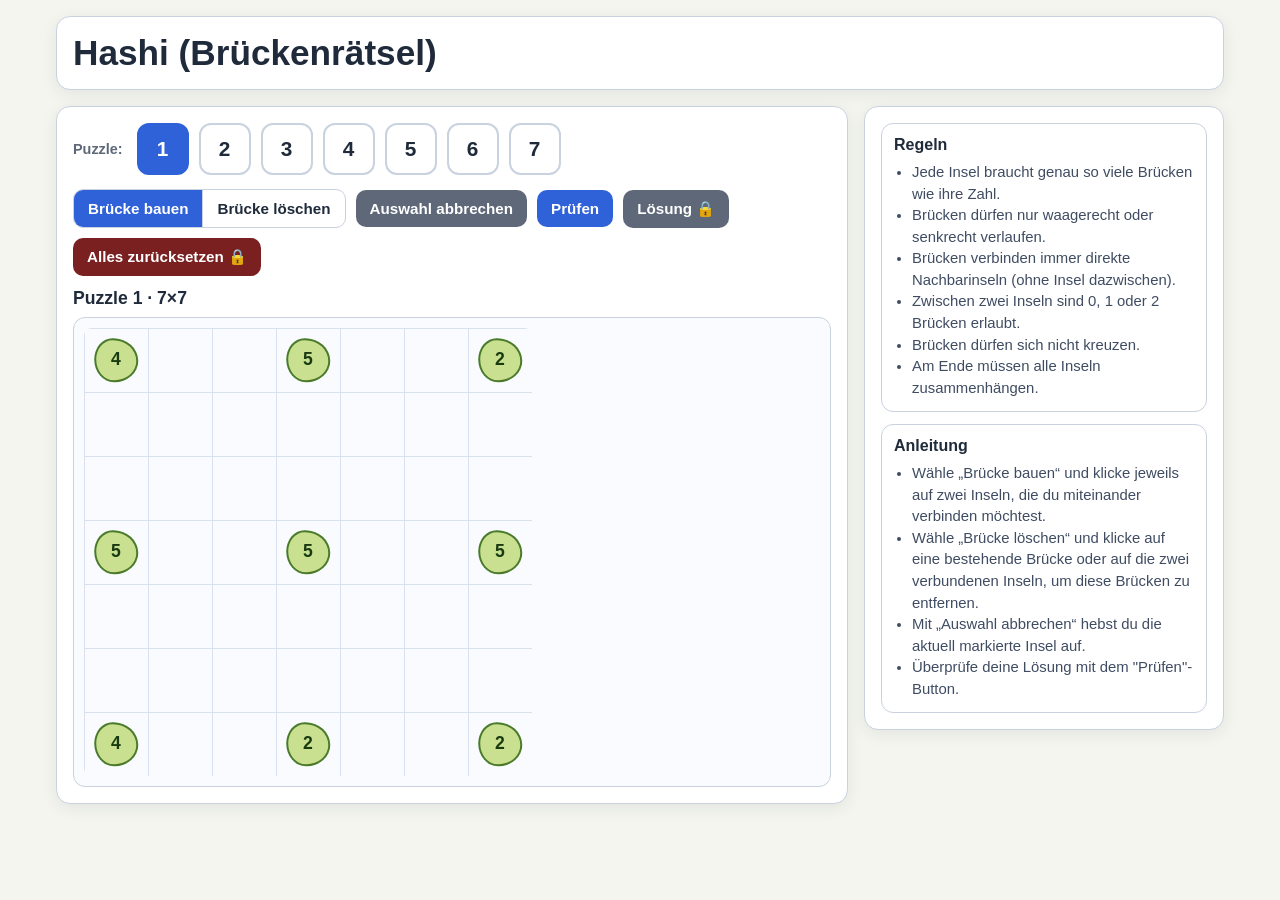
<file: hashi-mr/index.html>
<!DOCTYPE html>
<html lang="de">
<head>
  <meta charset="UTF-8">
  <meta name="viewport" content="width=device-width, initial-scale=1.0, user-scalable=no">
  <title>Hashi – Mathe mit Pfiff</title>
  <link rel="stylesheet" href="style.css">
</head>
<body>
  <main class="app">
    <section class="card">
      <h1>Hashi (Brückenrätsel)</h1>
    </section>

    <section class="layout">
      <section class="card">
        <div class="puzzle-nav" id="puzzleNav" aria-label="Puzzle-Auswahl"></div>
        <div class="controls" aria-label="Spielsteuerung">
          <div class="mode-toggle" role="group" aria-label="Brücken-Modus wählen">
            <button class="mode-btn active" id="buildModeBtn" type="button" aria-pressed="true">Brücke bauen</button>
            <button class="mode-btn" id="deleteModeBtn" type="button" aria-pressed="false">Brücke löschen</button>
          </div>
          <button class="btn secondary" id="cancelSelectionBtn" aria-label="Auswahl abbrechen">Auswahl abbrechen</button>
          <button class="btn primary" id="checkBtn" aria-label="Puzzle prüfen">Prüfen</button>
          <button class="btn secondary" id="solutionBtn" aria-label="Lösung anzeigen (Passwort)">Lösung 🔒</button>
          <button class="btn danger" id="resetAllBtn" aria-label="Alle Puzzles zurücksetzen (Passwort)">Alles zurücksetzen 🔒</button>
        </div>
        <h2 class="puzzle-label" id="puzzleLabel"></h2>
        <div class="board-wrap">
          <div id="board" class="board" aria-label="Hashi Spielfeld"></div>
        </div>
      </section>

      <aside class="card panel">
        <section class="box">
          <h2>Regeln</h2>
          <ul>
            <li>Jede Insel braucht genau so viele Brücken wie ihre Zahl.</li>
            <li>Brücken dürfen nur waagerecht oder senkrecht verlaufen.</li>
            <li>Brücken verbinden immer direkte Nachbarinseln (ohne Insel dazwischen).</li>
            <li>Zwischen zwei Inseln sind 0, 1 oder 2 Brücken erlaubt.</li>
            <li>Brücken dürfen sich nicht kreuzen.</li>
            <li>Am Ende müssen alle Inseln zusammenhängen.</li>
          </ul>
        </section>
        <section class="box">
          <h2>Anleitung</h2>
          <ul>
            <li>Wähle „Brücke bauen“ und klicke jeweils auf zwei Inseln, die du miteinander verbinden möchtest.</li>
            <li>Wähle „Brücke löschen“ und klicke auf eine bestehende Brücke oder auf die zwei verbundenen Inseln, um diese Brücken zu entfernen.</li>
            <li>Mit „Auswahl abbrechen“ hebst du die aktuell markierte Insel auf.</li>
            <li>Überprüfe deine Lösung mit dem "Prüfen"-Button.</li>
          </ul>
        </section>
      </aside>
    </section>
  </main>

  <!-- Passwort-Dialog -->
  <div id="pwModal" class="pw-overlay hidden" role="dialog" aria-modal="true" aria-labelledby="pwTitle">
    <div class="pw-box">
      <h3 id="pwTitle">Passwort erforderlich</h3>
      <p id="pwPrompt" class="pw-prompt"></p>
      <input type="password" id="pwInput" class="pw-input" autocomplete="off" placeholder="Passwort eingeben" />
      <p id="pwError" class="pw-error hidden">Falsches Passwort – bitte erneut versuchen.</p>
      <div class="pw-actions">
        <button class="btn primary" id="pwConfirm">Bestätigen</button>
        <button class="btn secondary" id="pwCancel">Abbrechen</button>
      </div>
    </div>
  </div>

  <script src="scripts.js"></script>
</body>
</html>
</file>
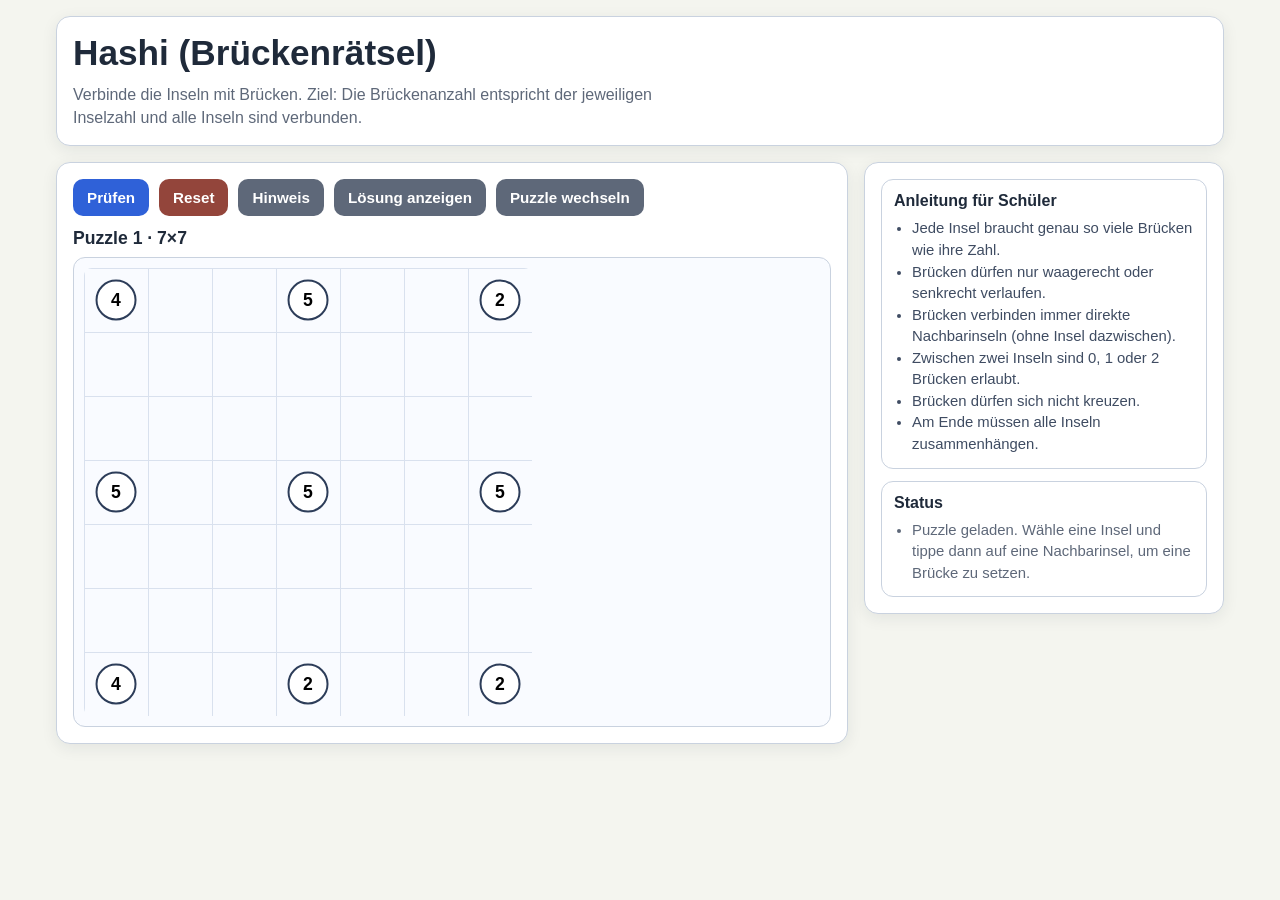
<file: hashi/index.html>
<!DOCTYPE html>
<html lang="de">
<head>
  <meta charset="UTF-8">
  <meta name="viewport" content="width=device-width, initial-scale=1.0, user-scalable=no">
  <title>Hashi – Mathe mit Pfiff</title>
  <style>
    :root {
      --bg: #f4f5ef;
      --panel: #ffffff;
      --text: #1f2a3a;
      --muted: #5e6879;
      --border: #c9d2df;
      --accent: #2f61d8;
      --warn: #b63d30;
      --ok: #23784e;
      --grid: #d9e1ee;
      --island: #fff;
      --island-selected: #ffe08a;
      --bridge: #1f2a3a;
      --radius: 14px;
    }

    * { box-sizing: border-box; }

    body {
      margin: 0;
      font-family: -apple-system, BlinkMacSystemFont, "Segoe UI", Roboto, sans-serif;
      background: var(--bg);
      color: var(--text);
      -webkit-tap-highlight-color: transparent;
    }

    .app {
      max-width: 1200px;
      margin: 0 auto;
      padding: 16px;
      display: grid;
      gap: 16px;
    }

    .card {
      background: var(--panel);
      border: 1px solid var(--border);
      border-radius: var(--radius);
      box-shadow: 0 4px 16px rgba(20, 32, 53, 0.08);
      padding: 16px;
    }

    h1 {
      margin: 0;
      font-size: clamp(1.5rem, 2.8vw, 2.2rem);
    }

    .subtitle {
      margin: 10px 0 0;
      color: var(--muted);
      line-height: 1.45;
      max-width: 70ch;
    }

    .layout {
      display: grid;
      grid-template-columns: minmax(0, 1fr) minmax(290px, 360px);
      gap: 16px;
      align-items: start;
    }

    .controls {
      display: flex;
      flex-wrap: wrap;
      gap: 10px;
      margin-bottom: 12px;
    }

    .btn {
      border: none;
      border-radius: 10px;
      padding: 10px 14px;
      font-weight: 700;
      cursor: pointer;
      color: #fff;
      background: #4f5d76;
      font-size: 0.95rem;
    }

    .btn.primary { background: var(--accent); }
    .btn.warn { background: #93453b; }
    .btn.secondary { background: #5e6879; }

    .puzzle-label {
      margin: 0 0 8px;
      font-size: 1.1rem;
    }

    .board-wrap {
      border: 1px solid var(--border);
      border-radius: 12px;
      background: #f9fbff;
      overflow: auto;
      max-height: 72vh;
      padding: 10px;
    }

    .board {
      --cell: clamp(44px, min(8.5vw, 64px), 64px);
      position: relative;
      width: calc(var(--cols) * var(--cell));
      height: calc(var(--rows) * var(--cell));
      background-image:
        linear-gradient(var(--grid) 1px, transparent 1px),
        linear-gradient(90deg, var(--grid) 1px, transparent 1px);
      background-size: var(--cell) var(--cell);
      border-radius: 8px;
      outline: none;
    }

    .bridges {
      position: absolute;
      inset: 0;
      overflow: visible;
      pointer-events: none;
    }

    .bridge-line {
      stroke: var(--bridge);
      stroke-width: 4;
      stroke-linecap: round;
    }

    .island {
      position: absolute;
      width: calc(var(--cell) * 0.64);
      height: calc(var(--cell) * 0.64);
      border-radius: 50%;
      border: 2px solid #2d3d59;
      background: var(--island);
      display: grid;
      place-items: center;
      transform: translate(-50%, -50%);
      font-size: clamp(1rem, 2.1vw, 1.1rem);
      font-weight: 800;
      cursor: pointer;
      user-select: none;
    }

    .island.selected {
      background: var(--island-selected);
      box-shadow: 0 0 0 3px rgba(255, 189, 59, 0.5);
    }

    .island.invalid {
      border-color: var(--warn);
      color: var(--warn);
    }

    .island.valid {
      border-color: var(--ok);
      color: var(--ok);
    }

    .panel h2 {
      margin: 0;
      font-size: 1rem;
    }

    .panel {
      display: grid;
      gap: 12px;
    }

    .box {
      border: 1px solid var(--border);
      border-radius: 12px;
      padding: 12px;
      background: #fff;
    }

    .box ul {
      margin: 8px 0 0 18px;
      padding: 0;
      line-height: 1.45;
      color: #3f4c62;
      font-size: 0.93rem;
    }

    .status {
      margin: 8px 0 0;
      padding-left: 18px;
      line-height: 1.45;
      font-size: 0.94rem;
    }

    .status .ok { color: var(--ok); }
    .status .warn { color: var(--warn); }
    .status .neutral { color: var(--muted); }

    .btn,
    .island {
      touch-action: manipulation;
    }

    .board-wrap {
      -webkit-overflow-scrolling: touch;
    }

    @media (max-width: 1200px) and (min-width: 768px) {
      .app { padding: 20px; }
      .controls { gap: 12px; }
      .btn { font-size: 1rem; padding: 12px 16px; }
      .board { --cell: clamp(56px, min(9vw, 72px), 72px); }
      .island { width: calc(var(--cell) * 0.7); height: calc(var(--cell) * 0.7); }
    }

    @media (max-width: 930px) {
      .layout { grid-template-columns: 1fr; }
      .board-wrap { max-height: none; }
    }
  </style>
</head>
<body>
  <main class="app">
    <section class="card">
      <h1>Hashi (Brückenrätsel)</h1>
      <p class="subtitle">Verbinde die Inseln mit Brücken. Ziel: Die Brückenanzahl entspricht der jeweiligen Inselzahl und alle Inseln sind verbunden.</p>
    </section>

    <section class="layout">
      <section class="card">
        <div class="controls" aria-label="Spielsteuerung">
          <button class="btn primary" id="checkBtn" aria-label="Puzzle prüfen">Prüfen</button>
          <button class="btn warn" id="resetBtn" aria-label="Puzzle zurücksetzen">Reset</button>
          <button class="btn secondary" id="hintBtn" aria-label="Hinweis anzeigen">Hinweis</button>
          <button class="btn secondary" id="solutionBtn" aria-label="Lösung anzeigen">Lösung anzeigen</button>
          <button class="btn secondary" id="nextPuzzleBtn" aria-label="Zum nächsten Puzzle wechseln">Puzzle wechseln</button>
        </div>
        <h2 class="puzzle-label" id="puzzleLabel"></h2>
        <div class="board-wrap">
          <div id="board" class="board" aria-label="Hashi Spielfeld"></div>
        </div>
      </section>

      <aside class="card panel">
        <section class="box">
          <h2>Anleitung für Schüler</h2>
          <ul>
            <li>Jede Insel braucht genau so viele Brücken wie ihre Zahl.</li>
            <li>Brücken dürfen nur waagerecht oder senkrecht verlaufen.</li>
            <li>Brücken verbinden immer direkte Nachbarinseln (ohne Insel dazwischen).</li>
            <li>Zwischen zwei Inseln sind 0, 1 oder 2 Brücken erlaubt.</li>
            <li>Brücken dürfen sich nicht kreuzen.</li>
            <li>Am Ende müssen alle Inseln zusammenhängen.</li>
          </ul>
        </section>

        <section class="box" aria-live="polite">
          <h2>Status</h2>
          <ul id="statusList" class="status"></ul>
        </section>
      </aside>
    </section>
  </main>

  <script>
    const puzzles = [
      {
        title: "Puzzle 1",
        rows: 7,
        cols: 7,
        islands: [
          { id: "A", row: 0, col: 0, value: 4 },
          { id: "B", row: 0, col: 3, value: 5 },
          { id: "C", row: 0, col: 6, value: 2 },
          { id: "D", row: 3, col: 0, value: 5 },
          { id: "E", row: 3, col: 3, value: 5 },
          { id: "F", row: 3, col: 6, value: 5 },
          { id: "G", row: 6, col: 0, value: 4 },
          { id: "H", row: 6, col: 3, value: 2 },
          { id: "I", row: 6, col: 6, value: 2 }
        ],
        solution: [
          { a: "A", b: "B", count: 2 },
          { a: "A", b: "D", count: 2 },
          { a: "B", b: "C", count: 1 },
          { a: "B", b: "E", count: 2 },
          { a: "D", b: "E", count: 1 },
          { a: "D", b: "G", count: 2 },
          { a: "E", b: "F", count: 2 },
          { a: "C", b: "F", count: 1 },
          { a: "F", b: "I", count: 2 },
          { a: "G", b: "H", count: 2 }
        ]
      },
      {
        title: "Puzzle 2",
        rows: 7,
        cols: 7,
        islands: [
          { id: "A", row: 0, col: 0, value: 3 },
          { id: "B", row: 0, col: 6, value: 3 },
          { id: "C", row: 1, col: 1, value: 2 },
          { id: "D", row: 1, col: 4, value: 4 },
          { id: "E", row: 2, col: 6, value: 4 },
          { id: "F", row: 3, col: 0, value: 5 },
          { id: "G", row: 3, col: 4, value: 3 },
          { id: "H", row: 4, col: 1, value: 1 },
          { id: "I", row: 4, col: 3, value: 4 },
          { id: "J", row: 4, col: 5, value: 2 },
          { id: "K", row: 6, col: 0, value: 2 },
          { id: "L", row: 6, col: 3, value: 3 },
          { id: "M", row: 6, col: 6, value: 4 }
        ],
        solution: [
          { a: "A", b: "B", count: 1 },
          { a: "A", b: "F", count: 2 },
          { a: "F", b: "K", count: 2 },
          { a: "F", b: "G", count: 1 },
          { a: "G", b: "D", count: 2 },
          { a: "D", b: "C", count: 2 },
          { a: "B", b: "E", count: 2 },
          { a: "E", b: "M", count: 2 },
          { a: "M", b: "L", count: 2 },
          { a: "L", b: "I", count: 1 },
          { a: "I", b: "H", count: 1 },
          { a: "I", b: "J", count: 2 }
        ]
      },
      {
        title: "Puzzle 3",
        rows: 7,
        cols: 7,
        islands: [
          { id: "A", row: 0, col: 0, value: 4 },
          { id: "B", row: 0, col: 5, value: 4 },
          { id: "C", row: 1, col: 1, value: 3 },
          { id: "D", row: 1, col: 3, value: 2 },
          { id: "E", row: 2, col: 5, value: 4 },
          { id: "F", row: 3, col: 1, value: 2 },
          { id: "G", row: 4, col: 0, value: 4 },
          { id: "H", row: 4, col: 2, value: 1 },
          { id: "I", row: 5, col: 1, value: 1 },
          { id: "J", row: 5, col: 3, value: 4 },
          { id: "K", row: 5, col: 5, value: 4 },
          { id: "L", row: 6, col: 0, value: 3 },
          { id: "M", row: 6, col: 2, value: 3 },
          { id: "N", row: 6, col: 6, value: 1 }
        ],
        solution: [
          { a: "A", b: "B", count: 2 },
          { a: "A", b: "G", count: 2 },
          { a: "G", b: "H", count: 1 },
          { a: "G", b: "L", count: 1 },
          { a: "L", b: "M", count: 2 },
          { a: "M", b: "N", count: 1 },
          { a: "B", b: "E", count: 2 },
          { a: "E", b: "K", count: 2 },
          { a: "K", b: "J", count: 2 },
          { a: "J", b: "I", count: 1 },
          { a: "J", b: "D", count: 1 },
          { a: "D", b: "C", count: 1 },
          { a: "C", b: "F", count: 2 }
        ]
      }
    ];

    const state = {
      puzzleIndex: 0,
      selectedIslandId: null,
      statusMessages: [],
      edges: new Map(),
      puzzleMetas: [],
      islandStatus: new Map(),
      invalidEdgeSet: new Set()
    };

    const boardEl = document.getElementById("board");
    const puzzleLabelEl = document.getElementById("puzzleLabel");
    const statusListEl = document.getElementById("statusList");

    const checkBtn = document.getElementById("checkBtn");
    const resetBtn = document.getElementById("resetBtn");
    const hintBtn = document.getElementById("hintBtn");
    const solutionBtn = document.getElementById("solutionBtn");
    const nextPuzzleBtn = document.getElementById("nextPuzzleBtn");

    function edgeKey(a, b) {
      return [a, b].sort().join("|");
    }

    function cloneMap(map) {
      return new Map(map.entries());
    }

    function getCurrentPuzzle() {
      return puzzles[state.puzzleIndex];
    }

    function getMeta() {
      return state.puzzleMetas[state.puzzleIndex];
    }

    function puzzleError(message) {
      throw new Error(`Ungültige Puzzledefinition: ${message}`);
    }

    function validatePuzzleDefinition(puzzle) {
      if (!Number.isInteger(puzzle.rows) || puzzle.rows < 2) puzzleError(`${puzzle.title}: rows muss >= 2 sein`);
      if (!Number.isInteger(puzzle.cols) || puzzle.cols < 2) puzzleError(`${puzzle.title}: cols muss >= 2 sein`);
      if (!Array.isArray(puzzle.islands) || puzzle.islands.length < 2) puzzleError(`${puzzle.title}: islands fehlen`);
      if (!Array.isArray(puzzle.solution)) puzzleError(`${puzzle.title}: solution fehlt`);

      const ids = new Set();
      const occupied = new Set();
      puzzle.islands.forEach((island) => {
        if (!island || typeof island.id !== "string" || !island.id.trim()) puzzleError(`${puzzle.title}: Insel ohne id`);
        if (ids.has(island.id)) puzzleError(`${puzzle.title}: id doppelt (${island.id})`);
        ids.add(island.id);
        if (!Number.isInteger(island.row) || island.row < 0 || island.row >= puzzle.rows) puzzleError(`${puzzle.title}: row ungültig (${island.id})`);
        if (!Number.isInteger(island.col) || island.col < 0 || island.col >= puzzle.cols) puzzleError(`${puzzle.title}: col ungültig (${island.id})`);
        if (!Number.isInteger(island.value) || island.value < 1) puzzleError(`${puzzle.title}: value ungültig (${island.id})`);
        const posKey = `${island.row},${island.col}`;
        if (occupied.has(posKey)) puzzleError(`${puzzle.title}: zwei Inseln auf gleicher Position`);
        occupied.add(posKey);
      });
    }

    function buildPuzzleMeta(puzzle) {
      validatePuzzleDefinition(puzzle);
      const islandById = new Map(puzzle.islands.map((i) => [i.id, i]));
      const byRow = new Map();
      const byCol = new Map();

      puzzle.islands.forEach((island) => {
        if (!byRow.has(island.row)) byRow.set(island.row, []);
        if (!byCol.has(island.col)) byCol.set(island.col, []);
        byRow.get(island.row).push(island);
        byCol.get(island.col).push(island);
      });

      byRow.forEach((arr) => arr.sort((a, b) => a.col - b.col));
      byCol.forEach((arr) => arr.sort((a, b) => a.row - b.row));

      const neighbors = new Map();
      const edgeDefs = new Map();

      puzzle.islands.forEach((island) => neighbors.set(island.id, { up: null, right: null, down: null, left: null }));

      byRow.forEach((arr) => {
        for (let i = 0; i < arr.length - 1; i += 1) {
          const left = arr[i];
          const right = arr[i + 1];
          neighbors.get(left.id).right = right.id;
          neighbors.get(right.id).left = left.id;
          edgeDefs.set(edgeKey(left.id, right.id), { a: left.id, b: right.id, orientation: "h" });
        }
      });

      byCol.forEach((arr) => {
        for (let i = 0; i < arr.length - 1; i += 1) {
          const up = arr[i];
          const down = arr[i + 1];
          neighbors.get(up.id).down = down.id;
          neighbors.get(down.id).up = up.id;
          edgeDefs.set(edgeKey(up.id, down.id), { a: up.id, b: down.id, orientation: "v" });
        }
      });

      const solutionMap = new Map();
      puzzle.solution.forEach((edge) => {
        if (!islandById.has(edge.a) || !islandById.has(edge.b)) puzzleError(`${puzzle.title}: solution referenziert unbekannte Insel`);
        if (!Number.isInteger(edge.count) || edge.count < 1 || edge.count > 2) puzzleError(`${puzzle.title}: solution count muss 1 oder 2 sein`);
        const key = edgeKey(edge.a, edge.b);
        if (!edgeDefs.has(key)) puzzleError(`${puzzle.title}: solution enthält keine direkten Nachbarn (${edge.a}-${edge.b})`);
        if (solutionMap.has(key)) puzzleError(`${puzzle.title}: solution enthält doppeltes Inselpaar (${key})`);
        solutionMap.set(key, edge.count);
      });

      const solutionCrossing = getCrossingEdges(solutionMap, edgeDefs, islandById);
      if (solutionCrossing.size) {
        puzzleError(`${puzzle.title}: solution enthält Brückenkreuzungen`);
      }

      const expectedDegrees = new Map();
      islandById.forEach((island, id) => expectedDegrees.set(id, island.value));
      const solutionDegrees = computeIslandDegrees(solutionMap, edgeDefs, islandById);
      islandById.forEach((_, id) => {
        if (solutionDegrees.get(id) !== expectedDegrees.get(id)) {
          puzzleError(`${puzzle.title}: Inselwert und Musterlösung passen nicht zusammen (${id})`);
        }
      });
      if (!isConnected(solutionMap, edgeDefs, islandById)) {
        puzzleError(`${puzzle.title}: Musterlösung ist nicht zusammenhängend`);
      }

      const solutionCount = countSolutions(edgeDefs, islandById, expectedDegrees, 2);
      if (solutionCount < 1) {
        puzzleError(`${puzzle.title}: Puzzle ist nicht lösbar`);
      }
      if (solutionCount > 1) {
        puzzleError(`${puzzle.title}: Puzzle hat mehr als eine Lösung`);
      }

      return { islandById, neighbors, edgeDefs, solutionMap };
    }

    function countSolutions(edgeDefs, islandById, expectedDegrees, limit = 2) {
      const edgeKeys = [...edgeDefs.keys()];
      const incident = new Map([...islandById.keys()].map((id) => [id, []]));
      edgeKeys.forEach((key, index) => {
        const def = edgeDefs.get(key);
        incident.get(def.a).push(index);
        incident.get(def.b).push(index);
      });

      const edgeValues = new Array(edgeKeys.length).fill(0);
      const degrees = new Map([...islandById.keys()].map((id) => [id, 0]));
      let solutions = 0;

      function maxRemaining(nodeId, position) {
        return incident.get(nodeId).reduce((sum, index) => sum + (index > position ? 2 : 0), 0);
      }

      function backtrack(position) {
        if (solutions >= limit) return;

        if (position >= edgeKeys.length) {
          const allExact = [...expectedDegrees.entries()].every(([id, target]) => degrees.get(id) === target);
          if (!allExact) return;
          const candidate = new Map();
          edgeKeys.forEach((key, index) => candidate.set(key, edgeValues[index]));
          if (getCrossingEdges(candidate, edgeDefs, islandById).size) return;
          if (!isConnected(candidate, edgeDefs, islandById)) return;
          solutions += 1;
          return;
        }

        const key = edgeKeys[position];
        const def = edgeDefs.get(key);
        const aTarget = expectedDegrees.get(def.a);
        const bTarget = expectedDegrees.get(def.b);

        for (let count = 0; count <= 2; count += 1) {
          const aNext = degrees.get(def.a) + count;
          const bNext = degrees.get(def.b) + count;
          if (aNext > aTarget || bNext > bTarget) continue;

          edgeValues[position] = count;
          degrees.set(def.a, aNext);
          degrees.set(def.b, bNext);

          const aFeasible = aNext + maxRemaining(def.a, position) >= aTarget;
          const bFeasible = bNext + maxRemaining(def.b, position) >= bTarget;
          if (aFeasible && bFeasible) backtrack(position + 1);

          degrees.set(def.a, aNext - count);
          degrees.set(def.b, bNext - count);
        }
      }

      backtrack(0);
      return solutions;
    }

    function getBridgeSegments(edgeMap, edgeDefs, islandById) {
      const segments = [];
      edgeMap.forEach((count, key) => {
        if (count < 1) return;
        const def = edgeDefs.get(key);
        const a = islandById.get(def.a);
        const b = islandById.get(def.b);
        segments.push({ key, orientation: def.orientation, r1: a.row, c1: a.col, r2: b.row, c2: b.col });
      });
      return segments;
    }

    function getCrossingEdges(edgeMap, edgeDefs, islandById) {
      const segments = getBridgeSegments(edgeMap, edgeDefs, islandById);
      const crossing = new Set();
      for (let i = 0; i < segments.length; i += 1) {
        const s1 = segments[i];
        for (let j = i + 1; j < segments.length; j += 1) {
          const s2 = segments[j];
          if (s1.orientation === s2.orientation) continue;
          const h = s1.orientation === "h" ? s1 : s2;
          const v = s1.orientation === "v" ? s1 : s2;
          const hRow = h.r1;
          const hMinCol = Math.min(h.c1, h.c2);
          const hMaxCol = Math.max(h.c1, h.c2);
          const vCol = v.c1;
          const vMinRow = Math.min(v.r1, v.r2);
          const vMaxRow = Math.max(v.r1, v.r2);
          const intersects = vCol > hMinCol && vCol < hMaxCol && hRow > vMinRow && hRow < vMaxRow;
          if (intersects) {
            crossing.add(h.key);
            crossing.add(v.key);
          }
        }
      }
      return crossing;
    }

    function computeIslandDegrees(edgeMap, edgeDefs, islandById) {
      const degrees = new Map();
      islandById.forEach((_, id) => degrees.set(id, 0));
      edgeMap.forEach((count, key) => {
        if (!count) return;
        const def = edgeDefs.get(key);
        degrees.set(def.a, degrees.get(def.a) + count);
        degrees.set(def.b, degrees.get(def.b) + count);
      });
      return degrees;
    }

    function isConnected(edgeMap, edgeDefs, islandById) {
      const ids = [...islandById.keys()];
      if (!ids.length) return false;
      const graph = new Map(ids.map((id) => [id, new Set()]));
      edgeMap.forEach((count, key) => {
        if (!count) return;
        const def = edgeDefs.get(key);
        graph.get(def.a).add(def.b);
        graph.get(def.b).add(def.a);
      });
      const start = ids.find((id) => graph.get(id).size > 0) || ids[0];
      const queue = [start];
      const visited = new Set([start]);
      while (queue.length) {
        const current = queue.shift();
        graph.get(current).forEach((next) => {
          if (visited.has(next)) return;
          visited.add(next);
          queue.push(next);
        });
      }
      return visited.size === ids.length;
    }

    function validateState() {
      const meta = getMeta();
      const crossingEdges = getCrossingEdges(state.edges, meta.edgeDefs, meta.islandById);
      const degrees = computeIslandDegrees(state.edges, meta.edgeDefs, meta.islandById);
      const islandStatus = new Map();
      const messages = [];

      let allDegreeExact = true;
      meta.islandById.forEach((island, id) => {
        const current = degrees.get(id);
        if (current === island.value) {
          islandStatus.set(id, "ok");
        } else {
          allDegreeExact = false;
          islandStatus.set(id, current > island.value ? "over" : "under");
        }
      });

      if (crossingEdges.size) {
        messages.push({ type: "warn", text: "Es gibt sich kreuzende Brücken." });
      } else {
        messages.push({ type: "ok", text: "Keine Brückenkreuzung erkannt." });
      }

      if (allDegreeExact) {
        messages.push({ type: "ok", text: "Alle Inselwerte stimmen genau." });
      } else {
        messages.push({ type: "warn", text: "Mindestens eine Insel hat zu viele oder zu wenige Brücken." });
      }

      const connected = isConnected(state.edges, meta.edgeDefs, meta.islandById);
      messages.push({ type: connected ? "ok" : "warn", text: connected ? "Alle Inseln sind zusammenhängend." : "Der Graph ist noch nicht vollständig zusammenhängend." });

      const solved = !crossingEdges.size && allDegreeExact && connected;
      if (solved) {
        messages.push({ type: "ok", text: "Puzzle gelöst! Sehr gut!" });
      }

      state.statusMessages = messages;
      state.islandStatus = islandStatus;
      state.invalidEdgeSet = crossingEdges;
      return { solved, crossingEdges, degrees };
    }

    function setStatus(messages) {
      state.statusMessages = messages;
      renderStatus();
    }

    function resetEdges() {
      const next = new Map();
      getMeta().edgeDefs.forEach((_, key) => next.set(key, 0));
      state.edges = next;
      state.islandStatus = new Map();
      state.invalidEdgeSet = new Set();
    }

    function canToggleTo(edgeKeyValue, nextCount) {
      if (nextCount === 0) return { ok: true };
      const meta = getMeta();
      const candidate = cloneMap(state.edges);
      candidate.set(edgeKeyValue, nextCount);
      const crossings = getCrossingEdges(candidate, meta.edgeDefs, meta.islandById);
      if (crossings.size) {
        return { ok: false, reason: "Diese Brücke würde eine Kreuzung erzeugen." };
      }
      return { ok: true };
    }

    function toggleBridge(a, b) {
      const meta = getMeta();
      const key = edgeKey(a, b);
      if (!meta.edgeDefs.has(key)) {
        setStatus([{ type: "warn", text: "Brücken sind nur zwischen direkten Nachbarn erlaubt." }]);
        return;
      }
      const current = state.edges.get(key) || 0;
      const next = (current + 1) % 3;
      const check = canToggleTo(key, next);
      if (!check.ok) {
        setStatus([{ type: "warn", text: check.reason }]);
        return;
      }
      state.edges.set(key, next);
      state.selectedIslandId = null;
      validateState();
      render();
    }

    function hint() {
      const meta = getMeta();
      for (const [key, count] of meta.solutionMap.entries()) {
        if ((state.edges.get(key) || 0) !== count) {
          const candidate = cloneMap(state.edges);
          candidate.set(key, count);
          const crossings = getCrossingEdges(candidate, meta.edgeDefs, meta.islandById);
          if (crossings.size) continue;
          state.edges.set(key, count);
          validateState();
          render();
          setStatus([{ type: "ok", text: "Hinweis gesetzt: Eine Brücke wurde korrekt angepasst." }]);
          return;
        }
      }
      setStatus([{ type: "neutral", text: "Kein Hinweis nötig – Puzzle ist bereits vollständig." }]);
    }

    function showSolution() {
      const meta = getMeta();
      const full = new Map();
      meta.edgeDefs.forEach((_, key) => full.set(key, 0));
      meta.solutionMap.forEach((count, key) => full.set(key, count));
      state.edges = full;
      validateState();
      render();
      setStatus([{ type: "ok", text: "Lösung wurde eingeblendet." }]);
    }

    function nextPuzzle() {
      state.puzzleIndex = (state.puzzleIndex + 1) % puzzles.length;
      state.selectedIslandId = null;
      resetEdges();
      setStatus([{ type: "neutral", text: "Neues Puzzle geladen." }]);
      render();
    }

    function renderStatus() {
      statusListEl.innerHTML = "";
      const messages = state.statusMessages.length ? state.statusMessages : [{ type: "neutral", text: "Starte mit einer Brücke oder klicke auf Prüfen." }];
      messages.forEach((msg) => {
        const li = document.createElement("li");
        li.className = msg.type;
        li.textContent = msg.text;
        statusListEl.append(li);
      });
    }

    function svgCoord(col, row, cell) {
      return {
        x: (col + 0.5) * cell,
        y: (row + 0.5) * cell
      };
    }

    function createBridgeLine(svg, x1, y1, x2, y2, offsetX, offsetY, bad) {
      const line = document.createElementNS("http://www.w3.org/2000/svg", "line");
      line.setAttribute("x1", String(x1 + offsetX));
      line.setAttribute("y1", String(y1 + offsetY));
      line.setAttribute("x2", String(x2 + offsetX));
      line.setAttribute("y2", String(y2 + offsetY));
      line.setAttribute("class", "bridge-line");
      if (bad) line.setAttribute("stroke", "#b63d30");
      svg.append(line);
    }

    function render() {
      const puzzle = getCurrentPuzzle();
      const meta = getMeta();
      puzzleLabelEl.textContent = `${puzzle.title} · ${puzzle.rows}×${puzzle.cols}`;
      boardEl.style.setProperty("--rows", puzzle.rows);
      boardEl.style.setProperty("--cols", puzzle.cols);
      boardEl.innerHTML = "";

      const cellSize = Math.max(44, Math.min(64, Math.floor((window.innerWidth - 120) / (puzzle.cols + 1))));
      boardEl.style.setProperty("--cell", `${cellSize}px`);

      const svg = document.createElementNS("http://www.w3.org/2000/svg", "svg");
      svg.classList.add("bridges");
      svg.setAttribute("viewBox", `0 0 ${puzzle.cols * cellSize} ${puzzle.rows * cellSize}`);
      svg.setAttribute("width", String(puzzle.cols * cellSize));
      svg.setAttribute("height", String(puzzle.rows * cellSize));

      state.edges.forEach((count, key) => {
        if (!count) return;
        const def = meta.edgeDefs.get(key);
        const a = meta.islandById.get(def.a);
        const b = meta.islandById.get(def.b);
        const p1 = svgCoord(a.col, a.row, cellSize);
        const p2 = svgCoord(b.col, b.row, cellSize);
        const bad = state.invalidEdgeSet.has(key);
        if (count === 1) {
          createBridgeLine(svg, p1.x, p1.y, p2.x, p2.y, 0, 0, bad);
        } else {
          const horizontal = a.row === b.row;
          const dx = horizontal ? 0 : 6;
          const dy = horizontal ? 6 : 0;
          createBridgeLine(svg, p1.x, p1.y, p2.x, p2.y, dx, dy, bad);
          createBridgeLine(svg, p1.x, p1.y, p2.x, p2.y, -dx, -dy, bad);
        }
      });

      boardEl.append(svg);

      puzzle.islands.forEach((island) => {
        const degree = computeIslandDegrees(state.edges, meta.edgeDefs, meta.islandById).get(island.id);
        const button = document.createElement("button");
        button.type = "button";
        button.className = "island";
        button.style.left = `calc(((${island.col} + 0.5) * var(--cell)))`;
        button.style.top = `calc(((${island.row} + 0.5) * var(--cell)))`;
        button.dataset.id = island.id;
        button.textContent = island.value;
        button.setAttribute("aria-label", `Insel ${island.id}, Soll ${island.value}, aktuell ${degree}`);
        if (state.selectedIslandId === island.id) button.classList.add("selected");
        const degreeState = state.islandStatus.get(island.id);
        if (degreeState === "ok") button.classList.add("valid");
        if (degreeState === "over") button.classList.add("invalid");
        button.addEventListener("click", () => {
          if (state.selectedIslandId && state.selectedIslandId !== island.id) {
            toggleBridge(state.selectedIslandId, island.id);
          } else {
            state.selectedIslandId = island.id;
            render();
          }
        });
        boardEl.append(button);
      });

      renderStatus();
    }

    function initialize() {
      state.puzzleMetas = puzzles.map(buildPuzzleMeta);
      resetEdges();
      state.selectedIslandId = null;
      setStatus([{ type: "neutral", text: "Puzzle geladen. Wähle eine Insel und tippe dann auf eine Nachbarinsel, um eine Brücke zu setzen." }]);
      render();

      checkBtn.addEventListener("click", () => {
        validateState();
        render();
      });

      resetBtn.addEventListener("click", () => {
        resetEdges();
        setStatus([{ type: "neutral", text: "Aktuelles Puzzle wurde zurückgesetzt." }]);
        render();
      });

      hintBtn.addEventListener("click", hint);
      solutionBtn.addEventListener("click", showSolution);
      nextPuzzleBtn.addEventListener("click", nextPuzzle);
      window.addEventListener("resize", render);
    }

    initialize();
  </script>
</body>
</html>
</file>
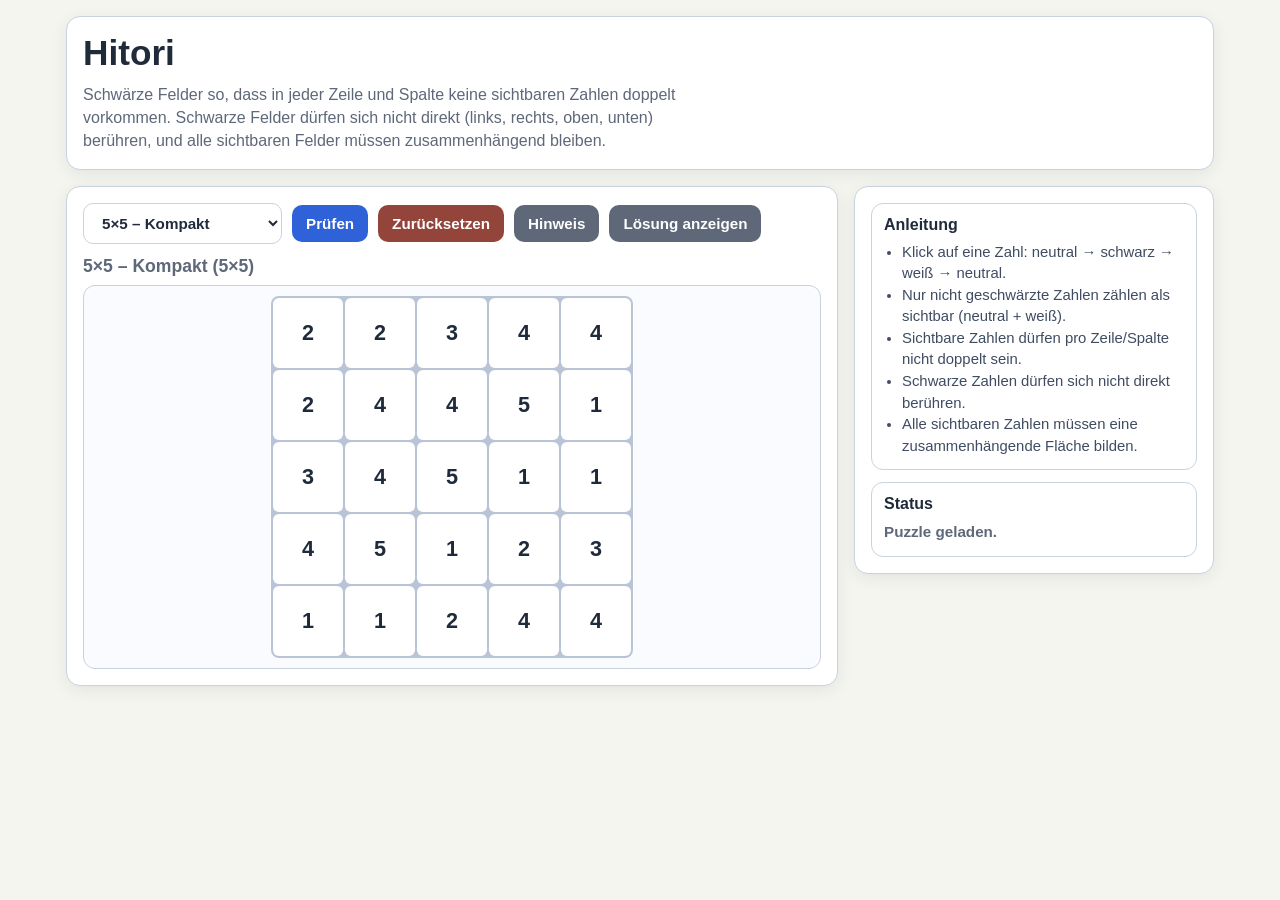
<file: hitori/index.html>
<!DOCTYPE html>
<html lang="de">
<head>
  <meta charset="UTF-8">
  <meta name="viewport" content="width=device-width, initial-scale=1.0, user-scalable=no">
  <title>Hitori – Mathe mit Pfiff</title>
  <style>
    :root {
      --bg: #f4f5ef;
      --panel: #ffffff;
      --text: #1f2a3a;
      --muted: #5e6879;
      --border: #c9d2df;
      --accent: #2f61d8;
      --warn: #b63d30;
      --ok: #23784e;
      --neutral-cell: #ffffff;
      --clear-cell: #eaf2ff;
      --shaded-cell: #2a3448;
      --shaded-text: #f3f7ff;
      --active: #ffb93a;
      --radius: 14px;
    }

    * { box-sizing: border-box; }

    body {
      margin: 0;
      font-family: -apple-system, BlinkMacSystemFont, "Segoe UI", Roboto, sans-serif;
      background: var(--bg);
      color: var(--text);
      -webkit-tap-highlight-color: transparent;
    }

    .app {
      max-width: 1180px;
      margin: 0 auto;
      padding: 16px;
      display: grid;
      gap: 16px;
    }

    .card {
      background: var(--panel);
      border: 1px solid var(--border);
      border-radius: var(--radius);
      box-shadow: 0 4px 16px rgba(20, 32, 53, 0.08);
      padding: 16px;
    }

    h1 {
      margin: 0;
      font-size: clamp(1.5rem, 2.8vw, 2.2rem);
    }

    .subtitle {
      margin: 10px 0 0;
      color: var(--muted);
      line-height: 1.45;
      max-width: 72ch;
    }

    .layout {
      display: grid;
      grid-template-columns: minmax(0, 1fr) minmax(290px, 360px);
      gap: 16px;
      align-items: start;
    }

    .controls {
      display: flex;
      flex-wrap: wrap;
      gap: 10px;
      margin-bottom: 12px;
      align-items: center;
    }

    .btn,
    select,
    input[type="password"] {
      border: 1px solid var(--border);
      border-radius: 10px;
      padding: 10px 14px;
      font-weight: 600;
      font-size: 0.95rem;
      font-family: inherit;
      background: #fff;
      color: var(--text);
    }

    .btn {
      cursor: pointer;
      border: none;
      color: #fff;
      background: #4f5d76;
      font-weight: 700;
    }

    .btn.primary { background: var(--accent); }
    .btn.warn { background: #93453b; }
    .btn.secondary { background: #5e6879; }

    .btn:focus-visible,
    select:focus-visible,
    input[type="password"]:focus-visible {
      outline: 3px solid rgba(47, 97, 216, 0.35);
      outline-offset: 2px;
    }

    .puzzle-label {
      margin: 0 0 8px;
      font-size: 1.1rem;
      color: var(--muted);
    }

    .board-wrap {
      border: 1px solid var(--border);
      border-radius: 12px;
      background: #f9fbff;
      overflow: auto;
      max-height: 74vh;
      padding: 10px;
      -webkit-overflow-scrolling: touch;
    }

    .board {
      --size: 5;
      --cell-size: clamp(48px, min(8vw, 70px), 70px);
      display: grid;
      grid-template-columns: repeat(var(--size), var(--cell-size));
      grid-template-rows: repeat(var(--size), var(--cell-size));
      gap: 2px;
      width: max-content;
      margin: 0 auto;
      background: #b9c4d6;
      padding: 2px;
      border-radius: 8px;
    }

    .cell {
      position: relative;
      border: none;
      border-radius: 6px;
      background: var(--neutral-cell);
      color: var(--text);
      font-size: clamp(1.05rem, 2.3vw, 1.35rem);
      font-weight: 700;
      display: grid;
      place-items: center;
      cursor: pointer;
      user-select: none;
      touch-action: manipulation;
      transition: background-color 0.12s, box-shadow 0.12s, transform 0.04s;
    }

    .cell:active {
      transform: scale(0.98);
    }

    .cell[data-state="shaded"] {
      background: var(--shaded-cell);
      color: var(--shaded-text);
    }

    .cell[data-state="clear"] {
      background: var(--clear-cell);
    }

    .cell[data-state="clear"]::after {
      content: "";
      position: absolute;
      width: 60%;
      height: 60%;
      border-radius: 50%;
      border: 2px solid rgba(47, 97, 216, 0.65);
      pointer-events: none;
    }

    .cell.active {
      box-shadow: inset 0 0 0 3px var(--active);
    }

    .cell.row-col-highlight {
      box-shadow: inset 0 0 0 2px rgba(47, 97, 216, 0.18);
    }

    .cell.conflict {
      box-shadow: inset 0 0 0 3px var(--warn);
    }

    .cell.hint-pulse {
      animation: pulse 0.8s ease;
    }

    @keyframes pulse {
      0% { box-shadow: inset 0 0 0 3px rgba(47, 97, 216, 0.9); }
      100% { box-shadow: inset 0 0 0 3px transparent; }
    }

    .panel {
      display: grid;
      gap: 12px;
    }

    .box {
      border: 1px solid var(--border);
      border-radius: 12px;
      padding: 12px;
      background: #fff;
    }

    .box h2 {
      margin: 0;
      font-size: 1rem;
    }

    .box ul {
      margin: 8px 0 0 18px;
      padding: 0;
      line-height: 1.45;
      color: #3f4c62;
      font-size: 0.93rem;
    }

    .status {
      margin: 8px 0 0;
      min-height: 1.5em;
      line-height: 1.4;
      font-size: 0.95rem;
      color: var(--muted);
      font-weight: 600;
    }

    .status.warn { color: var(--warn); }
    .status.ok { color: var(--ok); }

    .solution-lock {
      display: none;
      gap: 8px;
      margin-top: 8px;
      align-items: center;
      flex-wrap: wrap;
    }

    .solution-lock.show {
      display: flex;
    }

    .sr-only {
      position: absolute;
      width: 1px;
      height: 1px;
      padding: 0;
      margin: -1px;
      overflow: hidden;
      clip: rect(0, 0, 0, 0);
      border: 0;
    }

    @media (max-width: 1200px) and (min-width: 768px) {
      .app { padding: 20px; }
      .controls { gap: 12px; }
      .btn, select, input[type="password"] { font-size: 1rem; padding: 12px 16px; }
      .board { --cell-size: clamp(56px, min(9vw, 74px), 74px); }
    }

    @media (max-width: 930px) {
      .layout { grid-template-columns: 1fr; }
      .board-wrap { max-height: none; }
    }
  </style>
</head>
<body>
  <main class="app">
    <section class="card">
      <h1>Hitori</h1>
      <p class="subtitle">Schwärze Felder so, dass in jeder Zeile und Spalte keine sichtbaren Zahlen doppelt vorkommen. Schwarze Felder dürfen sich nicht direkt (links, rechts, oben, unten) berühren, und alle sichtbaren Felder müssen zusammenhängend bleiben.</p>
    </section>

    <section class="layout">
      <section class="card">
        <div class="controls" aria-label="Spielsteuerung">
          <label for="puzzleSelect" class="sr-only">Rätsel wählen</label>
          <select id="puzzleSelect" aria-label="Rätsel auswählen"></select>
          <button class="btn primary" id="checkBtn" aria-label="Puzzle prüfen">Prüfen</button>
          <button class="btn warn" id="resetBtn" aria-label="Puzzle zurücksetzen">Zurücksetzen</button>
          <button class="btn secondary" id="hintBtn" aria-label="Hinweis geben">Hinweis</button>
          <button class="btn secondary" id="solutionBtn" aria-label="Lösung anzeigen">Lösung anzeigen</button>
        </div>
        <div id="solutionLock" class="solution-lock" aria-live="polite">
          <label for="solutionPassword">Passwort:</label>
          <input id="solutionPassword" type="password" autocomplete="off" placeholder="Passwort eingeben">
          <button class="btn secondary" id="solutionApplyBtn">Anzeigen</button>
        </div>
        <h2 class="puzzle-label" id="puzzleLabel"></h2>
        <div class="board-wrap">
          <div id="board" class="board" role="grid" aria-label="Hitori Spielfeld"></div>
        </div>
      </section>

      <aside class="card panel">
        <section class="box">
          <h2>Anleitung</h2>
          <ul>
            <li>Klick auf eine Zahl: neutral → schwarz → weiß → neutral.</li>
            <li>Nur nicht geschwärzte Zahlen zählen als sichtbar (neutral + weiß).</li>
            <li>Sichtbare Zahlen dürfen pro Zeile/Spalte nicht doppelt sein.</li>
            <li>Schwarze Zahlen dürfen sich nicht direkt berühren.</li>
            <li>Alle sichtbaren Zahlen müssen eine zusammenhängende Fläche bilden.</li>
          </ul>
        </section>

        <section class="box" aria-live="polite">
          <h2>Status</h2>
          <p id="status" class="status">Puzzle geladen.</p>
        </section>
      </aside>
    </section>
  </main>

  <script>
    const CELL_STATES = Object.freeze({
      NEUTRAL: "neutral",
      SHADED: "shaded",
      CLEAR: "clear"
    });

    const SOLUTION_PASSWORD = "lehrerlsg";

    const puzzles = [
      {
        id: "hitori-5x5-01",
        title: "5×5 – Kompakt",
        size: 5,
        grid: [
          [2, 2, 3, 4, 4],
          [2, 4, 4, 5, 1],
          [3, 4, 5, 1, 1],
          [4, 5, 1, 2, 3],
          [1, 1, 2, 4, 4]
        ],
        solution: {
          shaded: [
            [0, 0],
            [0, 4],
            [1, 1],
            [2, 4],
            [4, 0],
            [4, 3]
          ]
        }
      },
      {
        id: "hitori-6x6-01",
        title: "6×6 – Anspruchsvoll",
        size: 6,
        grid: [
          [2, 2, 3, 4, 5, 5],
          [2, 4, 4, 5, 6, 1],
          [3, 4, 6, 6, 1, 1],
          [4, 6, 6, 2, 2, 3],
          [5, 6, 1, 2, 3, 4],
          [1, 1, 2, 4, 4, 5]
        ],
        solution: {
          shaded: [
            [0, 0],
            [2, 2],
            [0, 5],
            [1, 1],
            [2, 5],
            [3, 1],
            [3, 3],
            [5, 0],
            [5, 3]
          ]
        }
      },
      {
        id: "hitori-8x8-01",
        title: "8×8 – Profi",
        size: 8,
        grid: [
          [2, 2, 4, 4, 5, 7, 7, 7],
          [2, 3, 4, 6, 6, 7, 8, 1],
          [3, 5, 5, 6, 8, 8, 1, 1],
          [5, 5, 6, 7, 8, 2, 2, 3],
          [5, 7, 7, 1, 1, 2, 4, 4],
          [6, 7, 1, 1, 2, 4, 4, 5],
          [7, 8, 1, 2, 3, 4, 5, 5],
          [8, 1, 3, 3, 5, 5, 6, 7]
        ],
        solution: {
          shaded: [
            [0, 0],
            [0, 2],
            [0, 5],
            [0, 7],
            [1, 3],
            [2, 1],
            [2, 4],
            [2, 7],
            [3, 0],
            [3, 5],
            [4, 1],
            [4, 3],
            [4, 6],
            [5, 2],
            [5, 5],
            [6, 7],
            [7, 2],
            [7, 4]
          ]
        }
      }
    ];

    const appState = {
      puzzleIndex: 0,
      puzzle: null,
      currentState: [],
      selectedCell: null,
      validationState: null,
      hintCellKey: null,
      solutionShown: false
    };

    const boardEl = document.getElementById("board");
    const puzzleLabelEl = document.getElementById("puzzleLabel");
    const puzzleSelectEl = document.getElementById("puzzleSelect");
    const statusEl = document.getElementById("status");
    const solutionBtn = document.getElementById("solutionBtn");
    const solutionLockEl = document.getElementById("solutionLock");
    const solutionPasswordEl = document.getElementById("solutionPassword");
    const solutionApplyBtn = document.getElementById("solutionApplyBtn");

    function coordKey(row, col) {
      return `${row},${col}`;
    }

    function parseCoordKey(key) {
      const [row, col] = key.split(",").map(Number);
      return { row, col };
    }

    function getOrthogonalNeighbors(row, col, size) {
      const candidates = [
        [row - 1, col],
        [row + 1, col],
        [row, col - 1],
        [row, col + 1]
      ];
      return candidates.filter(([r, c]) => r >= 0 && c >= 0 && r < size && c < size);
    }

    function deepCopyState(state) {
      return state.map((row) => row.slice());
    }

    function createInitialState(size) {
      return Array.from({ length: size }, () => Array.from({ length: size }, () => CELL_STATES.NEUTRAL));
    }

    function isVisibleState(stateValue) {
      return stateValue === CELL_STATES.NEUTRAL || stateValue === CELL_STATES.CLEAR;
    }

    function getSolutionShadedSet(puzzle) {
      return new Set((puzzle.solution?.shaded || []).map(([r, c]) => coordKey(r, c)));
    }

    function setStatus(message, type = "neutral") {
      statusEl.textContent = message;
      statusEl.className = `status ${type === "warn" ? "warn" : type === "ok" ? "ok" : ""}`.trim();
    }

    function validatePuzzleDefinition(puzzle) {
      if (!puzzle || typeof puzzle !== "object") {
        return { ok: false, message: "Puzzle-Daten fehlen." };
      }
      const { size, grid, solution } = puzzle;
      if (!Number.isInteger(size) || size <= 0) {
        return { ok: false, message: `Puzzle ${puzzle.id || "?"}: size muss > 0 sein.` };
      }
      if (!Array.isArray(grid) || grid.length !== size) {
        return { ok: false, message: `Puzzle ${puzzle.id || "?"}: grid muss ${size} Zeilen haben.` };
      }
      for (let row = 0; row < size; row += 1) {
        if (!Array.isArray(grid[row]) || grid[row].length !== size) {
          return { ok: false, message: `Puzzle ${puzzle.id || "?"}: Zeile ${row + 1} ist nicht quadratisch.` };
        }
        for (let col = 0; col < size; col += 1) {
          const val = grid[row][col];
          if (!Number.isInteger(val) || val <= 0) {
            return { ok: false, message: `Puzzle ${puzzle.id || "?"}: Nur positive Ganzzahlen erlaubt (Zeile ${row + 1}, Spalte ${col + 1}).` };
          }
        }
      }
      if (!solution || !Array.isArray(solution.shaded)) {
        return { ok: false, message: `Puzzle ${puzzle.id || "?"}: solution.shaded fehlt.` };
      }

      const shadedKeys = new Set();
      for (const coord of solution.shaded) {
        if (!Array.isArray(coord) || coord.length !== 2) {
          return { ok: false, message: `Puzzle ${puzzle.id || "?"}: Lösung enthält ungültige Koordinate.` };
        }
        const [row, col] = coord;
        if (!Number.isInteger(row) || !Number.isInteger(col) || row < 0 || col < 0 || row >= size || col >= size) {
          return { ok: false, message: `Puzzle ${puzzle.id || "?"}: Lösung enthält Koordinate außerhalb des Brettes.` };
        }
        const key = coordKey(row, col);
        if (shadedKeys.has(key)) {
          return { ok: false, message: `Puzzle ${puzzle.id || "?"}: Lösung enthält Duplikat bei (${row + 1}, ${col + 1}).` };
        }
        shadedKeys.add(key);
      }

      for (const key of shadedKeys) {
        const { row, col } = parseCoordKey(key);
        const neighbors = getOrthogonalNeighbors(row, col, size);
        if (neighbors.some(([nr, nc]) => shadedKeys.has(coordKey(nr, nc)))) {
          return { ok: false, message: `Puzzle ${puzzle.id || "?"}: Lösung hat orthogonal benachbarte schwarze Felder.` };
        }
      }

      const solutionState = createInitialState(size);
      for (let row = 0; row < size; row += 1) {
        for (let col = 0; col < size; col += 1) {
          solutionState[row][col] = shadedKeys.has(coordKey(row, col)) ? CELL_STATES.SHADED : CELL_STATES.CLEAR;
        }
      }
      const validation = getValidationState(puzzle.grid, solutionState);
      if (!validation.complete || !validation.solved) {
        return { ok: false, message: `Puzzle ${puzzle.id || "?"}: Lösung ist nicht vollständig oder verletzt Regeln.` };
      }
      if (validation.connectivityConflict) {
        return { ok: false, message: `Puzzle ${puzzle.id || "?"}: Sichtbare Lösungszellen sind nicht zusammenhängend.` };
      }
      if (validation.rowConflicts.size || validation.colConflicts.size || validation.adjacentShadedConflicts.size) {
        return { ok: false, message: `Puzzle ${puzzle.id || "?"}: Lösung verletzt Hitori-Regeln.` };
      }
      return { ok: true };
    }

    function validateRows(grid, state) {
      const rowConflicts = new Set();
      const rowMessages = [];

      for (let row = 0; row < grid.length; row += 1) {
        const valueMap = new Map();
        for (let col = 0; col < grid.length; col += 1) {
          if (!isVisibleState(state[row][col])) continue;
          const value = grid[row][col];
          const list = valueMap.get(value) || [];
          list.push(col);
          valueMap.set(value, list);
        }

        for (const [value, cols] of valueMap.entries()) {
          if (cols.length > 1) {
            cols.forEach((col) => rowConflicts.add(coordKey(row, col)));
            rowMessages.push(`Zeile ${row + 1} enthält doppelte sichtbare ${value}en.`);
          }
        }
      }
      return { rowConflicts, rowMessages };
    }

    function validateCols(grid, state) {
      const colConflicts = new Set();
      const colMessages = [];

      for (let col = 0; col < grid.length; col += 1) {
        const valueMap = new Map();
        for (let row = 0; row < grid.length; row += 1) {
          if (!isVisibleState(state[row][col])) continue;
          const value = grid[row][col];
          const list = valueMap.get(value) || [];
          list.push(row);
          valueMap.set(value, list);
        }

        for (const [value, rows] of valueMap.entries()) {
          if (rows.length > 1) {
            rows.forEach((row) => colConflicts.add(coordKey(row, col)));
            colMessages.push(`Spalte ${col + 1} enthält doppelte sichtbare ${value}en.`);
          }
        }
      }
      return { colConflicts, colMessages };
    }

    function validateAdjacentShaded(state) {
      const size = state.length;
      const adjacentShadedConflicts = new Set();
      let hasConflict = false;

      for (let row = 0; row < size; row += 1) {
        for (let col = 0; col < size; col += 1) {
          if (state[row][col] !== CELL_STATES.SHADED) continue;
          for (const [nr, nc] of getOrthogonalNeighbors(row, col, size)) {
            if (state[nr][nc] === CELL_STATES.SHADED) {
              adjacentShadedConflicts.add(coordKey(row, col));
              adjacentShadedConflicts.add(coordKey(nr, nc));
              hasConflict = true;
            }
          }
        }
      }
      return {
        adjacentShadedConflicts,
        message: hasConflict ? "Zwei schwarze Felder berühren sich orthogonal." : null
      };
    }

    function validateConnectivity(state) {
      const size = state.length;
      const visibleCells = [];
      for (let row = 0; row < size; row += 1) {
        for (let col = 0; col < size; col += 1) {
          if (isVisibleState(state[row][col])) visibleCells.push([row, col]);
        }
      }
      if (!visibleCells.length) {
        return { connectivityConflict: true, message: "Es muss mindestens ein sichtbares Feld geben." };
      }

      const queue = [visibleCells[0]];
      const seen = new Set([coordKey(visibleCells[0][0], visibleCells[0][1])]);

      while (queue.length) {
        const [row, col] = queue.shift();
        for (const [nr, nc] of getOrthogonalNeighbors(row, col, size)) {
          const key = coordKey(nr, nc);
          if (seen.has(key) || !isVisibleState(state[nr][nc])) continue;
          seen.add(key);
          queue.push([nr, nc]);
        }
      }

      const connectivityConflict = seen.size !== visibleCells.length;
      return {
        connectivityConflict,
        message: connectivityConflict ? "Die sichtbaren Felder sind nicht zusammenhängend." : null
      };
    }

    function getValidationState(grid, state) {
      const validStateValues = new Set(Object.values(CELL_STATES));
      for (const row of state) {
        for (const cellValue of row) {
          if (!validStateValues.has(cellValue)) {
            throw new Error("Ungültiger Zellzustand erkannt.");
          }
        }
      }

      const rows = validateRows(grid, state);
      const cols = validateCols(grid, state);
      const adjacent = validateAdjacentShaded(state);
      const connectivity = validateConnectivity(state);

      const complete = state.every((row) => row.every((cell) => cell !== CELL_STATES.NEUTRAL));
      const solved = complete
        && rows.rowConflicts.size === 0
        && cols.colConflicts.size === 0
        && adjacent.adjacentShadedConflicts.size === 0
        && !connectivity.connectivityConflict;

      return {
        rowConflicts: rows.rowConflicts,
        colConflicts: cols.colConflicts,
        adjacentShadedConflicts: adjacent.adjacentShadedConflicts,
        connectivityConflict: connectivity.connectivityConflict,
        complete,
        solved,
        messages: [
          ...rows.rowMessages,
          ...cols.colMessages,
          ...(adjacent.message ? [adjacent.message] : []),
          ...(connectivity.message ? [connectivity.message] : []),
          ...(!complete ? ["Es sind noch unentschiedene Felder vorhanden."] : [])
        ]
      };
    }

    function updatePuzzleSelect() {
      puzzleSelectEl.innerHTML = "";
      puzzles.forEach((puzzle, index) => {
        const option = document.createElement("option");
        option.value = String(index);
        option.textContent = puzzle.title;
        puzzleSelectEl.append(option);
      });
      puzzleSelectEl.value = String(appState.puzzleIndex);
    }

    function renderBoard() {
      const { puzzle, currentState, selectedCell } = appState;
      if (!puzzle) {
        boardEl.replaceChildren();
        return;
      }

      boardEl.style.setProperty("--size", String(puzzle.size));
      boardEl.replaceChildren();

      const conflictKeys = new Set([
        ...(appState.validationState ? appState.validationState.rowConflicts : []),
        ...(appState.validationState ? appState.validationState.colConflicts : []),
        ...(appState.validationState ? appState.validationState.adjacentShadedConflicts : [])
      ]);

      for (let row = 0; row < puzzle.size; row += 1) {
        for (let col = 0; col < puzzle.size; col += 1) {
          const button = document.createElement("button");
          button.type = "button";
          button.className = "cell";
          button.dataset.row = String(row);
          button.dataset.col = String(col);
          button.dataset.state = currentState[row][col];
          button.textContent = String(puzzle.grid[row][col]);
          button.setAttribute("role", "gridcell");
          button.setAttribute("aria-label", `Zeile ${row + 1}, Spalte ${col + 1}, Zahl ${puzzle.grid[row][col]}, Zustand ${currentState[row][col]}`);

          if (selectedCell && selectedCell.row === row && selectedCell.col === col) {
            button.classList.add("active");
          }
          if (selectedCell && (selectedCell.row === row || selectedCell.col === col)) {
            button.classList.add("row-col-highlight");
          }
          if (conflictKeys.has(coordKey(row, col))) {
            button.classList.add("conflict");
          }
          if (appState.hintCellKey === coordKey(row, col)) {
            button.classList.add("hint-pulse");
            button.addEventListener("animationend", () => {
              appState.hintCellKey = null;
              button.classList.remove("hint-pulse");
            }, { once: true });
          }

          button.addEventListener("click", () => {
            handleCellClick(row, col);
          });

          boardEl.append(button);
        }
      }
    }

    function renderControls() {
      if (!appState.puzzle) return;
      puzzleLabelEl.textContent = `${appState.puzzle.title} (${appState.puzzle.size}×${appState.puzzle.size})`;
      puzzleSelectEl.value = String(appState.puzzleIndex);
    }

    function cycleCellState(row, col) {
      const current = appState.currentState[row][col];
      if (current === CELL_STATES.NEUTRAL) return CELL_STATES.SHADED;
      if (current === CELL_STATES.SHADED) return CELL_STATES.CLEAR;
      return CELL_STATES.NEUTRAL;
    }

    function setCellState(row, col, state) {
      if (!Object.values(CELL_STATES).includes(state)) return;
      if (!isInsideBoard(row, col, appState.puzzle.size)) return;
      appState.currentState[row][col] = state;
    }

    function isInsideBoard(row, col, size) {
      return Number.isInteger(row) && Number.isInteger(col) && row >= 0 && col >= 0 && row < size && col < size;
    }

    function handleCellClick(row, col) {
      if (!appState.puzzle || !isInsideBoard(row, col, appState.puzzle.size)) return;
      const nextState = cycleCellState(row, col);
      setCellState(row, col, nextState);
      appState.selectedCell = { row, col };
      appState.validationState = null;
      appState.solutionShown = false;
      renderBoard();
      setStatus("Zelle aktualisiert.");
    }

    function handleKeyDown(event) {
      if (!appState.puzzle) return;
      const size = appState.puzzle.size;

      if (!appState.selectedCell) {
        appState.selectedCell = { row: 0, col: 0 };
      }

      let { row, col } = appState.selectedCell;
      let moved = false;

      if (event.key === "ArrowUp") { row = Math.max(0, row - 1); moved = true; }
      if (event.key === "ArrowDown") { row = Math.min(size - 1, row + 1); moved = true; }
      if (event.key === "ArrowLeft") { col = Math.max(0, col - 1); moved = true; }
      if (event.key === "ArrowRight") { col = Math.min(size - 1, col + 1); moved = true; }

      if (moved) {
        event.preventDefault();
        appState.selectedCell = { row, col };
        renderBoard();
        return;
      }

      if ([" ", "Enter"].includes(event.key)) {
        event.preventDefault();
        handleCellClick(row, col);
      }
    }

    function resetPuzzle() {
      if (!appState.puzzle) return;
      appState.currentState = createInitialState(appState.puzzle.size);
      appState.selectedCell = null;
      appState.validationState = null;
      appState.hintCellKey = null;
      appState.solutionShown = false;
      renderBoard();
      setStatus("Puzzle zurückgesetzt.");
    }

    function checkPuzzle() {
      if (!appState.puzzle) return;
      appState.validationState = getValidationState(appState.puzzle.grid, appState.currentState);
      renderBoard();

      const validation = appState.validationState;
      if (validation.solved) {
        setStatus("Rätsel korrekt gelöst.", "ok");
        return;
      }

      if (validation.messages.length) {
        setStatus(validation.messages[0], "warn");
      } else {
        setStatus("Noch nicht korrekt gelöst.", "warn");
      }
    }

    function applySolutionState() {
      const size = appState.puzzle.size;
      const shadedSet = getSolutionShadedSet(appState.puzzle);
      for (let row = 0; row < size; row += 1) {
        for (let col = 0; col < size; col += 1) {
          appState.currentState[row][col] = shadedSet.has(coordKey(row, col)) ? CELL_STATES.SHADED : CELL_STATES.CLEAR;
        }
      }
      appState.validationState = getValidationState(appState.puzzle.grid, appState.currentState);
      appState.solutionShown = true;
      renderBoard();
      setStatus("Lösung ist eingeblendet. Eigene Eingaben wurden überschrieben.", "ok");
    }

    function giveHint() {
      if (!appState.puzzle?.solution) {
        setStatus("Für dieses Puzzle ist kein Hinweis verfügbar.", "warn");
        return;
      }

      const shadedSet = getSolutionShadedSet(appState.puzzle);
      const size = appState.puzzle.size;

      for (let row = 0; row < size; row += 1) {
        for (let col = 0; col < size; col += 1) {
          const key = coordKey(row, col);
          const shouldShade = shadedSet.has(key);
          const current = appState.currentState[row][col];

          if (shouldShade && current !== CELL_STATES.SHADED) {
            appState.currentState[row][col] = CELL_STATES.SHADED;
            appState.selectedCell = { row, col };
            appState.hintCellKey = key;
            appState.validationState = null;
            renderBoard();
            setStatus("Diese Zelle sollte geschwärzt werden.");
            return;
          }

          if (!shouldShade && current === CELL_STATES.SHADED) {
            appState.currentState[row][col] = CELL_STATES.CLEAR;
            appState.selectedCell = { row, col };
            appState.hintCellKey = key;
            appState.validationState = null;
            renderBoard();
            setStatus("Diese Zelle sollte sichtbar bleiben.");
            return;
          }

          if (!shouldShade && current === CELL_STATES.NEUTRAL) {
            appState.currentState[row][col] = CELL_STATES.CLEAR;
            appState.selectedCell = { row, col };
            appState.hintCellKey = key;
            appState.validationState = null;
            renderBoard();
            setStatus("Diese Zelle sollte sichtbar bleiben.");
            return;
          }
        }
      }

      setStatus("Kein weiterer Hinweis nötig – aktueller Zustand passt zur Lösung.", "ok");
    }

    function toggleSolutionPasswordInput() {
      solutionLockEl.classList.toggle("show");
      if (solutionLockEl.classList.contains("show")) {
        solutionPasswordEl.value = "";
        solutionPasswordEl.focus();
      }
    }

    function revealSolution() {
      if (solutionPasswordEl.value !== SOLUTION_PASSWORD) {
        setStatus("Falsches Passwort für die Lösung.", "warn");
        return;
      }
      solutionLockEl.classList.remove("show");
      applySolutionState();
    }

    function loadPuzzle(puzzleIndex) {
      const puzzle = puzzles[puzzleIndex];
      const validation = validatePuzzleDefinition(puzzle);
      if (!validation.ok) {
        appState.puzzle = null;
        boardEl.replaceChildren();
        setStatus(validation.message, "warn");
        return;
      }

      appState.puzzleIndex = puzzleIndex;
      appState.puzzle = puzzle;
      appState.currentState = createInitialState(puzzle.size);
      appState.selectedCell = null;
      appState.validationState = null;
      appState.hintCellKey = null;
      appState.solutionShown = false;
      renderControls();
      renderBoard();
      setStatus("Puzzle geladen.");
    }

    document.getElementById("checkBtn").addEventListener("click", checkPuzzle);
    document.getElementById("resetBtn").addEventListener("click", resetPuzzle);
    document.getElementById("hintBtn").addEventListener("click", giveHint);
    solutionBtn.addEventListener("click", toggleSolutionPasswordInput);
    solutionApplyBtn.addEventListener("click", revealSolution);
    solutionPasswordEl.addEventListener("keydown", (event) => {
      if (event.key === "Enter") revealSolution();
    });
    puzzleSelectEl.addEventListener("change", (event) => {
      loadPuzzle(Number(event.target.value));
      solutionLockEl.classList.remove("show");
    });
    document.addEventListener("keydown", handleKeyDown);

    (function init() {
      updatePuzzleSelect();
      loadPuzzle(0);
    }());
  </script>
</body>
</html>
</file>
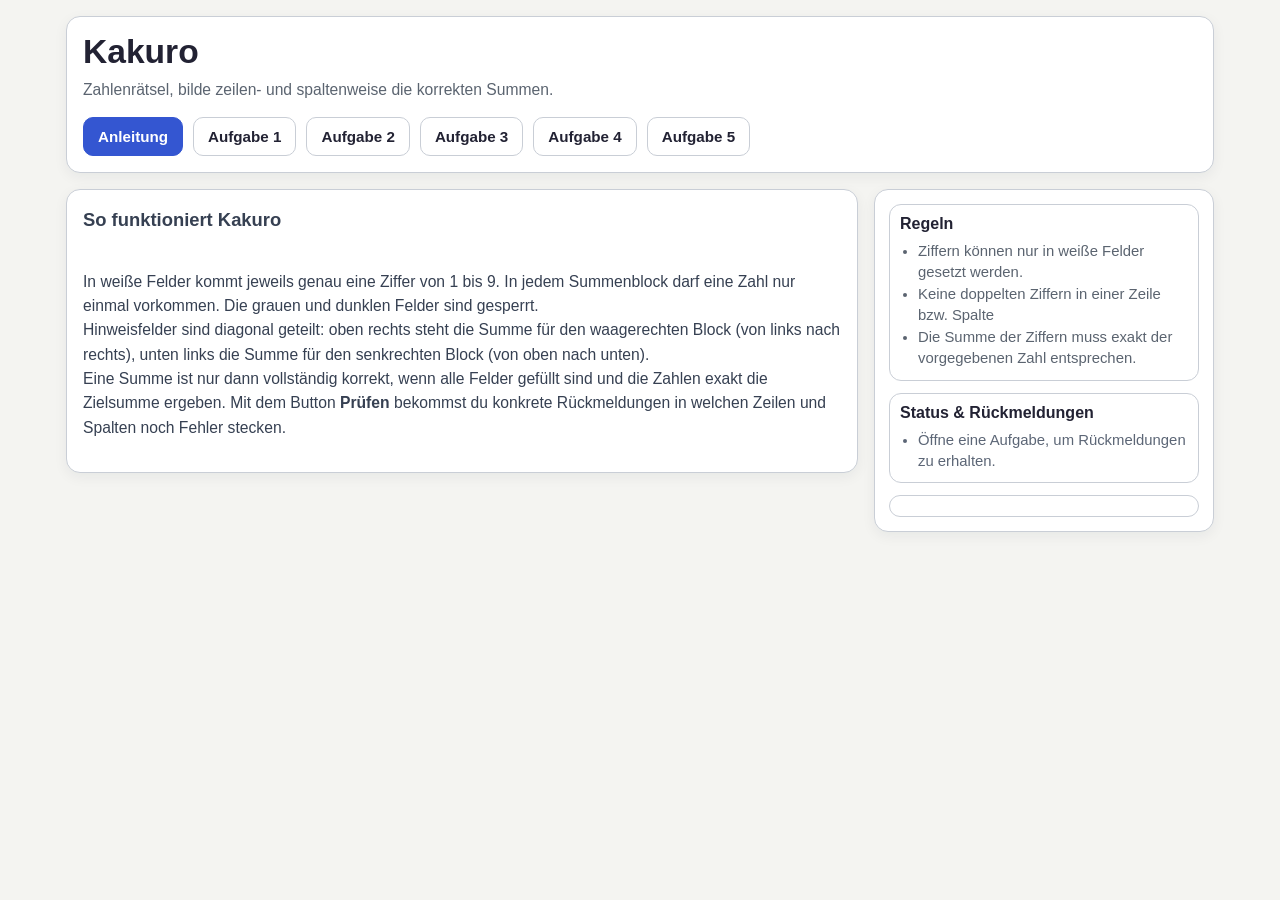
<file: kakuro/index.html>
<!DOCTYPE html>
<html lang="de">
<head>
  <meta charset="UTF-8">
  <meta name="viewport" content="width=device-width, initial-scale=1.0, user-scalable=no">
  <title>Kakuro – Mathe mit Pfiff</title>
  <style>
    :root {
      --bg: #f4f4f1;
      --panel: #ffffff;
      --text: #223;
      --muted: #5b6470;
      --border: #c9ced6;
      --clue-bg: #5a5f68;
      --block-bg: #2f343a;
      --input-bg: #fefefe;
      --accent: #3456d1;
      --warn: #cc4b37;
      --ok: #2e8b57;
      --neutral: #7a8391;
      --radius: 14px;
    }

    * { box-sizing: border-box; }

    body {
      margin: 0;
      font-family: -apple-system, BlinkMacSystemFont, "Segoe UI", Roboto, sans-serif;
      color: var(--text);
      background: var(--bg);
      -webkit-tap-highlight-color: transparent;
    }

    .app {
      max-width: 1180px;
      margin: 0 auto;
      padding: 16px;
      display: grid;
      gap: 16px;
    }

    .top-card,
    .content-card,
    .side-card {
      background: var(--panel);
      border-radius: var(--radius);
      border: 1px solid var(--border);
      box-shadow: 0 4px 14px rgba(20, 30, 50, 0.06);
    }

    .top-card { padding: 16px; }

    h1 {
      margin: 0;
      font-size: clamp(1.5rem, 2.7vw, 2.1rem);
    }

    .subtitle {
      margin-top: 8px;
      color: var(--muted);
      line-height: 1.4;
      font-size: 0.98rem;
    }

    .tabs {
      margin-top: 14px;
      display: flex;
      gap: 10px;
      flex-wrap: wrap;
    }

    .tab-btn {
      border: 1px solid var(--border);
      background: #fff;
      color: var(--text);
      border-radius: 10px;
      padding: 10px 14px;
      font-weight: 600;
      font-size: 0.95rem;
      cursor: pointer;
    }

    .tab-btn.active {
      background: var(--accent);
      color: #fff;
      border-color: var(--accent);
    }

    .layout {
      display: grid;
      grid-template-columns: minmax(0, 1fr) minmax(280px, 340px);
      gap: 16px;
      align-items: start;
    }

    .content-card { padding: 16px; }
    .side-card { padding: 14px; display: grid; gap: 12px; }

    .controls {
      display: flex;
      gap: 10px;
      flex-wrap: wrap;
      margin-bottom: 12px;
    }

    .control-btn {
      border: none;
      border-radius: 10px;
      padding: 10px 14px;
      font-weight: 700;
      cursor: pointer;
      color: #fff;
      background: #546178;
      font-size: 0.95rem;
    }

    .control-btn.primary { background: var(--accent); }
    .control-btn.warn { background: #9c4538; }

    .puzzle-title {
      margin: 0 0 10px;
      font-size: 1.15rem;
    }

    .board-wrap {
      overflow-x: auto;
      padding-bottom: 4px;
    }

    .board {
      display: inline-grid;
      gap: 2px;
      background: #1f2327;
      border: 2px solid #1f2327;
      border-radius: 8px;
      user-select: none;
      touch-action: manipulation;
    }

    .cell {
      width: 56px;
      height: 56px;
      position: relative;
    }

    .cell.block {
      background: var(--block-bg);
    }

    .cell.clue {
      background: var(--clue-bg);
    }

    .cell.clue::before {
      content: "";
      position: absolute;
      inset: 0;
      background: linear-gradient(to bottom left, transparent 49%, #d8dde6 50%, #d8dde6 51%, transparent 52%);
      pointer-events: none;
    }

    .clue-right,
    .clue-down {
      position: absolute;
      color: #fff;
      font-size: 0.9rem;
      font-weight: 700;
      line-height: 1;
    }

    .clue-right { top: 7px; right: 7px; }
    .clue-down { left: 7px; bottom: 7px; }

    .cell.input {
      background: var(--input-bg);
      display: grid;
      place-items: center;
      border: 1px solid #d4d7dd;
      cursor: pointer;
      font-size: 1.3rem;
      font-weight: 700;
      color: #182034;
    }

    .cell.input.selected {
      outline: 3px solid #ffbe55;
      outline-offset: -3px;
    }

    .cell.input.state-neutral { box-shadow: inset 0 0 0 2px var(--neutral); }
    .cell.input.state-warn { box-shadow: inset 0 0 0 2px var(--warn); color: #7f2318; }
    .cell.input.state-ok { box-shadow: inset 0 0 0 2px var(--ok); color: #1f5f3f; }

    .keypad {
      margin-top: 14px;
      display: grid;
      grid-template-columns: repeat(5, minmax(44px, 1fr));
      gap: 8px;
      max-width: 420px;
    }

    .key {
      border: 1px solid var(--border);
      border-radius: 10px;
      background: #fff;
      min-height: 44px;
      font-size: 1rem;
      font-weight: 700;
      cursor: pointer;
    }

    .key.active {
      background: #1f2f63;
      color: #fff;
      border-color: #1f2f63;
    }

    .panel-title {
      margin: 0;
      font-size: 1rem;
    }

    .rule-box,
    .status-box {
      border: 1px solid var(--border);
      border-radius: 12px;
      padding: 10px;
      background: #fff;
    }

    .rule-box ul {
      margin: 8px 0 0 18px;
      padding: 0;
      color: var(--muted);
      line-height: 1.45;
      font-size: 0.93rem;
    }

    .status-list {
      margin: 8px 0 0;
      padding-left: 18px;
      color: #394050;
      line-height: 1.4;
      font-size: 0.93rem;
    }

    .status-list li.warn { color: #8b2b1f; }
    .status-list li.ok { color: #1e6943; }
    .status-list li.neutral { color: #5c6676; }

    .solution-controls {
      display: grid;
      gap: 8px;
    }

    .solution-row {
      display: flex;
      gap: 8px;
      flex-wrap: wrap;
    }

    .solution-input {
      flex: 1;
      min-width: 130px;
      border: 1px solid var(--border);
      border-radius: 10px;
      padding: 9px 10px;
      font-size: 0.95rem;
    }

    .solution-msg {
      margin: 0;
      font-size: 0.86rem;
      color: var(--muted);
    }

    .solution-msg.error {
      color: #8b2b1f;
      font-weight: 600;
    }

    .cell.input.solution-revealed {
      color: #0d5c34;
      box-shadow: inset 0 0 0 2px #0d5c34;
    }

    .hidden { display: none; }

    .instruction {
      display: grid;
      gap: 10px;
      color: #364052;
      line-height: 1.55;
      font-size: 0.98rem;
    }

    @media (max-width: 900px) {
      .layout { grid-template-columns: 1fr; }
      .keypad { max-width: none; }
    }
  </style>
</head>
<body>
  <main class="app">
    <section class="top-card">
      <h1>Kakuro</h1>
      <p class="subtitle">Zahlenrätsel, bilde zeilen- und spaltenweise die korrekten Summen.</p>
      <nav class="tabs" aria-label="Navigation">
        <button class="tab-btn active" data-tab="instructions">Anleitung</button>
        <button class="tab-btn" data-tab="puzzle0">Aufgabe 1</button>
        <button class="tab-btn" data-tab="puzzle1">Aufgabe 2</button>
        <button class="tab-btn" data-tab="puzzle2">Aufgabe 3</button>
        <button class="tab-btn" data-tab="puzzle3">Aufgabe 4</button>
        <button class="tab-btn" data-tab="puzzle4">Aufgabe 5</button>
      </nav>
    </section>

    <section class="layout">
      <section class="content-card">
        <article id="instructions" class="instruction">
          <h2 class="puzzle-title">So funktioniert Kakuro</h2>
          <p>In weiße Felder kommt jeweils genau eine Ziffer von 1 bis 9. In jedem Summenblock darf eine Zahl nur einmal vorkommen. Die grauen und dunklen Felder sind gesperrt.<br>
          Hinweisfelder sind diagonal geteilt: oben rechts steht die Summe für den waagerechten Block (von links nach rechts), unten links die Summe für den senkrechten Block (von oben nach unten).<br>
          Eine Summe ist nur dann vollständig korrekt, wenn alle Felder gefüllt sind und die Zahlen exakt die Zielsumme ergeben. Mit dem Button <strong>Prüfen</strong> bekommst du konkrete Rückmeldungen in welchen Zeilen und Spalten noch Fehler stecken.</p>
        </article>

        <article id="puzzleView" class="hidden">
          <div class="controls">
            <button class="control-btn primary" id="checkBtn">Prüfen</button>
            <button class="control-btn warn" id="resetBtn">Zurücksetzen</button>
          </div>
          <h2 class="puzzle-title" id="puzzleTitle">Aufgabe</h2>
          <div class="board-wrap">
            <div class="board" id="board"></div>
          </div>
          <div class="keypad" id="keypad"></div>
        </article>
      </section>

      <aside class="side-card">
        <section class="rule-box" id="ruleBox">
          <h3 class="panel-title">Regeln</h3>
          <ul>
            <li>Ziffern können nur in weiße Felder gesetzt werden.</li>
            <li>Keine doppelten Ziffern in einer Zeile bzw. Spalte</li>
            <li>Die Summe der Ziffern muss exakt der vorgegebenen Zahl entsprechen.</li>
          </ul>
        </section>
        <section class="status-box">
          <h3 class="panel-title">Status & Rückmeldungen</h3>
          <ul class="status-list" id="statusList">
            <li class="neutral">Noch keine Prüfung durchgeführt.</li>
          </ul>
        </section>
        <section class="status-box solution-controls">
          <button class="control-btn" id="showSolutionBtn">Lösung einblenden</button>
          <div id="solutionUnlockBox" class="hidden">
            <div class="solution-row">
              <input class="solution-input" id="solutionPasswordInput" type="password" placeholder="Passwort eingeben" aria-label="Passwort für Lösung">
              <button class="control-btn primary" id="confirmSolutionBtn">Bestätigen</button>
            </div>
            <p class="solution-msg" id="solutionMsg">Lehrerpasswort nötig.</p>
          </div>
        </section>
      </aside>
    </section>
  </main>

  <script>
    const puzzles = [
      {
        title: "Aufgabe 1",
        cells: [
          [{ type: "block" }, { type: "clue", down: 4 }, { type: "clue", down: 6 }, { type: "block" }],
          [{ type: "clue", right: 3 }, { type: "input", solution: "1" }, { type: "input", solution: "2" }, { type: "block" }],
          [{ type: "clue", right: 7 }, { type: "input", solution: "3" }, { type: "input", solution: "4" }, { type: "block" }],
          [{ type: "block" }, { type: "block" }, { type: "block" }, { type: "block" }]
        ]
      },
      {
        title: "Aufgabe 2",
        cells: [
          [{ type: "block" }, { type: "clue", down: 7 }, { type: "clue", down: 8 }, { type: "block" }, { type: "block" }],
          [{ type: "clue", right: 7 }, { type: "input", solution: "3" }, { type: "input", solution: "4" }, { type: "clue", down: 4 }, { type: "block" }],
          [{ type: "clue", right: 8 }, { type: "input", solution: "4" }, { type: "input", solution: "1" }, { type: "input", solution: "3" }, { type: "block" }],
          [{ type: "block" }, { type: "clue", right: 4 }, { type: "input", solution: "3" }, { type: "input", solution: "1" }, { type: "block" }],
          [{ type: "block" }, { type: "block" }, { type: "block" }, { type: "block" }, { type: "block" }]
        ]
      },
      {
        title: "Aufgabe 3",
        cells: [
          [{ type: "block" }, { type: "clue", down: 9 }, { type: "clue", down: 16 }, { type: "block" }, { type: "clue", down: 3 }, { type: "clue", down: 15 }],
          [{ type: "clue", right: 10 }, { type: "input", solution: "4" }, { type: "input", solution: "6" }, { type: "clue", right: 11, down: 14 }, { type: "input", solution: "3" }, { type: "input", solution: "8" }],
          [{ type: "clue", right: 15 }, { type: "input", solution: "5" }, { type: "input", solution: "1" }, { type: "input", solution: "9" }, { type: "clue", right: 7, down: 10 }, { type: "input", solution: "7" }],
          [{ type: "block" }, { type: "clue", right: 13, down: 2 }, { type: "input", solution: "2" }, { type: "input", solution: "5" }, { type: "input", solution: "6" }, { type: "clue", down: 6 }],
          [{ type: "clue", right: 9 }, { type: "input", solution: "2" }, { type: "input", solution: "7" }, { type: "clue", right: 10 }, { type: "input", solution: "4" }, { type: "input", solution: "6" }],
          [{ type: "block" }, { type: "block" }, { type: "block" }, { type: "block" }, { type: "block" }, { type: "block" }]
        ]
      },
      {
        title: "Aufgabe 4",
        cells: [
          [{ type: "block" }, { type: "clue", down: 8 }, { type: "clue", down: 19 }, { type: "block" }, { type: "clue", down: 4 }, { type: "clue", down: 11 }],
          [{ type: "clue", right: 9 }, { type: "input", solution: "7" }, { type: "input", solution: "2" }, { type: "clue", right: 9, down: 9 }, { type: "input", solution: "4" }, { type: "input", solution: "5" }],
          [{ type: "clue", right: 12 }, { type: "input", solution: "1" }, { type: "input", solution: "8" }, { type: "input", solution: "3" }, { type: "clue", right: 6, down: 8 }, { type: "input", solution: "6" }],
          [{ type: "block" }, { type: "clue", right: 11, down: 2 }, { type: "input", solution: "4" }, { type: "input", solution: "6" }, { type: "input", solution: "1" }, { type: "clue", down: 3 }],
          [{ type: "clue", right: 7 }, { type: "input", solution: "2" }, { type: "input", solution: "5" }, { type: "clue", right: 10 }, { type: "input", solution: "7" }, { type: "input", solution: "3" }],
          [{ type: "block" }, { type: "block" }, { type: "block" }, { type: "block" }, { type: "block" }, { type: "block" }]
        ]
      },
      {
        title: "Aufgabe 5",
        cells: [
          [{ type: "block" }, { type: "clue", down: 15 }, { type: "clue", down: 30 }, { type: "block" }, { type: "clue", down: 6 }, { type: "clue", down: 13 }, { type: "block" }],
          [{ type: "clue", right: 17 }, { type: "input", solution: "8" }, { type: "input", solution: "9" }, { type: "clue", right: 14, down: 7 }, { type: "input", solution: "6" }, { type: "input", solution: "8" }, { type: "block" }],
          [{ type: "clue", right: 16 }, { type: "input", solution: "7" }, { type: "input", solution: "6" }, { type: "input", solution: "3" }, { type: "clue", right: 5, down: 10 }, { type: "input", solution: "5" }, { type: "clue", down: 8 }],
          [{ type: "block"}, { type: "clue", right: 11, down: 13}, { type: "input", solution: "5" }, { type: "input", solution: "4" }, { type: "input", solution: "2" }, { type: "clue", right: 8, down: 9 }, { type: "input", solution: "8" }],
          [{ type: "clue", right: 16 }, { type: "input", solution: "9" }, { type: "input", solution: "7" }, { type: "clue", right: 15 }, { type: "input", solution: "8" }, { type: "input", solution: "7" }, { type: "clue", down: 8 }],
          [{ type: "clue", right: 16 }, { type: "input", solution: "4" }, { type: "input", solution: "3" }, { type: "input", solution: "9" }, { type: "clue", right: 10 }, { type: "input", solution: "2" }, { type: "input", solution: "8" }],
          [{ type: "block" }, { type: "block" }, { type: "block" }, { type: "block" }, { type: "block" }, { type: "block" }, { type: "block" }]
        ]
      }
    ];

const state = {
      tab: "instructions",
      currentPuzzle: 0,
      selectedDigit: "",
      selectedCell: null,
      values: puzzles.map((p) => p.cells.map((row) => row.map((cell) => (cell.type === "input" ? "" : null)))),
      validation: { blockStates: new Map(), cellStates: new Map(), messages: [] },
      solutionUnlockVisible: false,
      solutionRevealActive: false
    };

    const tabButtons = [...document.querySelectorAll(".tab-btn")];
    const instructions = document.getElementById("instructions");
    const puzzleView = document.getElementById("puzzleView");
    const puzzleTitle = document.getElementById("puzzleTitle");
    const board = document.getElementById("board");
    const keypad = document.getElementById("keypad");
    const statusList = document.getElementById("statusList");
    const checkBtn = document.getElementById("checkBtn");
    const resetBtn = document.getElementById("resetBtn");
    const showSolutionBtn = document.getElementById("showSolutionBtn");
    const solutionUnlockBox = document.getElementById("solutionUnlockBox");
    const solutionPasswordInput = document.getElementById("solutionPasswordInput");
    const confirmSolutionBtn = document.getElementById("confirmSolutionBtn");
    const solutionMsg = document.getElementById("solutionMsg");

    function getPuzzle() {
      return puzzles[state.currentPuzzle];
    }

    function switchTab(tabName) {
      state.tab = tabName;
      tabButtons.forEach((btn) => btn.classList.toggle("active", btn.dataset.tab === tabName));
      const inPuzzle = tabName.startsWith("puzzle");
      instructions.classList.toggle("hidden", inPuzzle);
      puzzleView.classList.toggle("hidden", !inPuzzle);
      if (inPuzzle) {
        state.currentPuzzle = Number(tabName.replace("puzzle", ""));
        state.selectedCell = null;
        state.selectedDigit = "";
        state.validation = { blockStates: new Map(), cellStates: new Map(), messages: [] };
        state.solutionRevealActive = false;
        state.solutionUnlockVisible = false;
        renderPuzzle();
      }
      renderStatus();
      renderKeypad();
      renderSolutionControls();
    }

    function cellKey(r, c) {
      return `${r}-${c}`;
    }

    function computeBlocks(puzzle) {
      const blocks = [];
      for (let r = 0; r < puzzle.cells.length; r += 1) {
        for (let c = 0; c < puzzle.cells[r].length; c += 1) {
          const cell = puzzle.cells[r][c];
          if (cell.type !== "clue") continue;
          if (Number.isInteger(cell.right)) {
            const cells = [];
            for (let x = c + 1; x < puzzle.cells[r].length; x += 1) {
              if (puzzle.cells[r][x].type !== "input") break;
              cells.push([r, x]);
            }
            if (cells.length) blocks.push({ orientation: "horizontal", sum: cell.right, cells, clue: [r, c] });
          }
          if (Number.isInteger(cell.down)) {
            const cells = [];
            for (let y = r + 1; y < puzzle.cells.length; y += 1) {
              if (puzzle.cells[y][c].type !== "input") break;
              cells.push([y, c]);
            }
            if (cells.length) blocks.push({ orientation: "vertical", sum: cell.down, cells, clue: [r, c] });
          }
        }
      }
      return blocks;
    }

    function validateCurrentPuzzle() {
      const puzzle = getPuzzle();
      const values = state.values[state.currentPuzzle];
      const blocks = computeBlocks(puzzle);
      const blockStates = new Map();
      const cellStates = new Map();
      const messages = [];

      blocks.forEach((block, index) => {
        const raw = block.cells.map(([r, c]) => values[r][c]);
        const nums = raw.filter(Boolean).map(Number);
        const label = `${block.sum}er-Block (${block.orientation === "horizontal" ? "waagerecht" : "senkrecht"})`;
        const dup = nums.some((n, i) => nums.indexOf(n) !== i);
        const invalid = nums.some((n) => Number.isNaN(n) || n < 1 || n > 9);
        const partial = nums.reduce((acc, n) => acc + n, 0);
        const full = raw.every(Boolean);

        let status = "neutral";
        if (invalid) {
          status = "warn";
          messages.push({ type: "warn", text: `Ungültige Eingabe im ${label}` });
        } else if (dup) {
          status = "warn";
          messages.push({ type: "warn", text: `Doppelte Zahl im ${label}` });
        } else if (partial > block.sum) {
          status = "warn";
          messages.push({ type: "warn", text: `Summe überschritten im ${label}` });
        } else if (full && partial === block.sum) {
          status = "ok";
          messages.push({ type: "ok", text: `${label} vollständig und korrekt.` });
        } else if (full && partial !== block.sum) {
          status = "warn";
          messages.push({ type: "warn", text: `Falsche Endsumme im ${label}` });
        } else {
          status = "neutral";
          messages.push({ type: "neutral", text: `${label} unvollständig.` });
        }

        blockStates.set(index, status);
        block.cells.forEach(([r, c]) => {
          const key = cellKey(r, c);
          const current = cellStates.get(key) || "neutral";
          if (status === "warn" || current === "warn") {
            cellStates.set(key, "warn");
          } else if (status === "ok" && current !== "neutral") {
            cellStates.set(key, current);
          } else if (status === "ok") {
            cellStates.set(key, "ok");
          } else if (!cellStates.has(key)) {
            cellStates.set(key, "neutral");
          }
        });
      });

      state.validation = { blockStates, cellStates, messages };
    }

    function renderStatus() {
      statusList.innerHTML = "";
      const inPuzzle = state.tab.startsWith("puzzle");
      if (!inPuzzle || state.validation.messages.length === 0) {
        const li = document.createElement("li");
        li.className = "neutral";
        li.textContent = inPuzzle ? "Noch keine Prüfung durchgeführt." : "Öffne eine Aufgabe, um Rückmeldungen zu erhalten.";
        statusList.append(li);
        return;
      }
      state.validation.messages.forEach((msg) => {
        const li = document.createElement("li");
        li.className = msg.type;
        li.textContent = msg.text;
        statusList.append(li);
      });
    }

    function clearValidationFeedback() {
      state.validation = { blockStates: new Map(), cellStates: new Map(), messages: [] };
    }

    function renderSolutionControls(message = "", isError = false) {
      const inPuzzle = state.tab.startsWith("puzzle");
      showSolutionBtn.classList.toggle("hidden", !inPuzzle);
      solutionUnlockBox.classList.toggle("hidden", !inPuzzle || !state.solutionUnlockVisible);
      if (!inPuzzle || !state.solutionUnlockVisible) return;
      solutionMsg.textContent = message || (state.solutionRevealActive ? "Lösungen sind eingeblendet." : "Lehrerpasswort nötig.");
      solutionMsg.classList.toggle("error", Boolean(isError));
    }

    function revealSolutionsForCurrentPuzzle() {
      const puzzle = getPuzzle();
      state.values[state.currentPuzzle] = puzzle.cells.map((row) => row.map((cell) => (cell.type === "input" ? cell.solution : null)));
      state.solutionRevealActive = true;
      state.selectedCell = null;
      clearValidationFeedback();
      renderStatus();
      renderPuzzle();
      renderSolutionControls("Lösungen eingeblendet. Mit „Zurücksetzen“ entfernst du sie wieder.");
    }

    function renderPuzzle() {
      const puzzle = getPuzzle();
      const values = state.values[state.currentPuzzle];
      puzzleTitle.textContent = puzzle.title;
      board.style.gridTemplateColumns = `repeat(${puzzle.cells[0].length}, 56px)`;
      board.innerHTML = "";

      for (let r = 0; r < puzzle.cells.length; r += 1) {
        for (let c = 0; c < puzzle.cells[r].length; c += 1) {
          const cell = puzzle.cells[r][c];
          const div = document.createElement("div");
          div.classList.add("cell", cell.type);
          if (cell.type === "clue") {
            if (Number.isInteger(cell.right)) {
              const right = document.createElement("span");
              right.className = "clue-right";
              right.textContent = cell.right;
              div.append(right);
            }
            if (Number.isInteger(cell.down)) {
              const down = document.createElement("span");
              down.className = "clue-down";
              down.textContent = cell.down;
              div.append(down);
            }
          }
          if (cell.type === "input") {
            const key = cellKey(r, c);
            div.textContent = values[r][c];
            div.dataset.row = String(r);
            div.dataset.col = String(c);
            if (state.selectedCell && state.selectedCell[0] === r && state.selectedCell[1] === c) {
              div.classList.add("selected");
            }
            const checkState = state.validation.cellStates.get(key);
            if (checkState) div.classList.add(`state-${checkState}`);
            if (state.solutionRevealActive && values[r][c] === cell.solution) {
              div.classList.add("solution-revealed");
            }
          }
          board.append(div);
        }
      }
    }

    function renderKeypad() {
      keypad.innerHTML = "";
      const keys = ["1", "2", "3", "4", "5", "6", "7", "8", "9", "×"];
      keys.forEach((k) => {
        const btn = document.createElement("button");
        btn.className = "key";
        btn.textContent = k;
        const isClear = k === "×";
        if (!isClear && state.selectedDigit === k) btn.classList.add("active");
        if (isClear && state.selectedDigit === "") btn.classList.add("active");
        btn.addEventListener("click", () => {
          state.selectedDigit = isClear ? "" : k;
          renderKeypad();
        });
        keypad.append(btn);
      });
    }

    board.addEventListener("click", (event) => {
      const target = event.target.closest(".cell.input");
      if (!target) return;
      const r = Number(target.dataset.row);
      const c = Number(target.dataset.col);
      const values = state.values[state.currentPuzzle];
      const existing = values[r][c];
      let nextValue = existing;

      state.selectedCell = [r, c];
      if (existing) {
        nextValue = "";
      } else if (state.selectedDigit) {
        nextValue = state.selectedDigit;
      }

      if (nextValue !== existing) {
        values[r][c] = nextValue;
        clearValidationFeedback();
        renderStatus();
      }

      renderPuzzle();
    });

    checkBtn.addEventListener("click", () => {
      validateCurrentPuzzle();
      state.selectedCell = null;
      renderStatus();
      renderPuzzle();
    });

    resetBtn.addEventListener("click", () => {
      const puzzle = getPuzzle();
      state.values[state.currentPuzzle] = puzzle.cells.map((row) => row.map((cell) => (cell.type === "input" ? "" : null)));
      state.solutionRevealActive = false;
      state.solutionUnlockVisible = false;
      solutionPasswordInput.value = "";
      clearValidationFeedback();
      state.selectedCell = null;
      renderStatus();
      renderPuzzle();
      renderSolutionControls();
    });

    showSolutionBtn.addEventListener("click", () => {
      state.solutionUnlockVisible = !state.solutionUnlockVisible;
      if (!state.solutionUnlockVisible) {
        solutionPasswordInput.value = "";
      }
      renderSolutionControls();
    });

    confirmSolutionBtn.addEventListener("click", () => {
      if (solutionPasswordInput.value === "lehrerlsg") {
        solutionPasswordInput.value = "";
        revealSolutionsForCurrentPuzzle();
      } else {
        renderSolutionControls("Falsches Passwort.", true);
      }
    });

    solutionPasswordInput.addEventListener("keydown", (event) => {
      if (event.key === "Enter") {
        event.preventDefault();
        confirmSolutionBtn.click();
      }
    });

    tabButtons.forEach((btn) => btn.addEventListener("click", () => switchTab(btn.dataset.tab)));

    switchTab("instructions");
  </script>
</body>
</html>
</file>
<file: geheimnis-der-sechs/styles.css>
:root {
  --bg: #f4f1e8;
  --panel: #fffdf8;
  --panel-border: #d4c7aa;
  --text: #2c2416;
  --muted: #6c624e;
  --accent: #5a4422;
  --accent-soft: #efe2c4;
  --danger: #8b2f2f;
  --danger-soft: #f5d8d8;
  --success: #8f6d16;
  --success-soft: #f4ebc8;
  --shadow: 0 10px 24px rgba(78, 57, 16, 0.12);
}

* {
  box-sizing: border-box;
}

body {
  margin: 0;
  font-family: Inter, system-ui, -apple-system, BlinkMacSystemFont, "Segoe UI", sans-serif;
  background:
    radial-gradient(circle at top, #fffdf8 0%, #f6f1e5 40%, #efe6d0 100%);
  color: var(--text);
}

button {
  font: inherit;
}

.app-shell {
  max-width: 1100px;
  margin: 0 auto;
  padding: 24px;
}

.app-header,
.controls-panel,
.confirm-panel,
.board-panel {
  background: var(--panel);
  border: 1px solid var(--panel-border);
  border-radius: 20px;
  box-shadow: var(--shadow);
}

.app-header {
  display: flex;
  justify-content: space-between;
  gap: 20px;
  align-items: start;
  padding: 24px;
}

.eyebrow {
  margin: 0 0 6px;
  font-size: 0.9rem;
  letter-spacing: 0.08em;
  text-transform: uppercase;
  color: var(--muted);
}

h1,
h2,
p {
  margin-top: 0;
}

h1 {
  margin-bottom: 10px;
  font-size: clamp(1.8rem, 3vw, 2.6rem);
}

.subtitle {
  margin-bottom: 0;
  color: var(--muted);
  max-width: 60ch;
}

.phase-card {
  min-width: 230px;
  padding: 16px;
  border-radius: 16px;
  border: 1px solid var(--panel-border);
  background: linear-gradient(180deg, #fffdfa 0%, #f7efdf 100%);
}

.phase-label {
  display: block;
  margin-bottom: 6px;
  color: var(--muted);
  font-size: 0.92rem;
}

.controls-panel,
.confirm-panel,
.board-panel {
  margin-top: 18px;
  padding: 22px;
}

.controls-panel {
  display: grid;
  grid-template-columns: minmax(220px, 1fr) minmax(280px, 420px);
  gap: 20px;
}

.controls-grid {
  display: grid;
  gap: 16px;
  align-content: start;
}

.round-summary {
  padding: 16px 18px;
  border-radius: 16px;
  border: 1px solid var(--panel-border);
  background: linear-gradient(180deg, #fffdfa 0%, #f5ecda 100%);
}

.round-summary-label {
  display: block;
  margin-bottom: 6px;
  color: var(--muted);
  font-size: 0.92rem;
}

.round-summary strong {
  display: block;
  font-size: clamp(1.6rem, 2.4vw, 2.1rem);
}

.round-summary p {
  margin: 10px 0 0;
  color: var(--muted);
}

.button-row {
  display: flex;
  gap: 12px;
  flex-wrap: wrap;
}

.primary-button,
.secondary-button {
  border: none;
  border-radius: 999px;
  padding: 10px 16px;
  cursor: pointer;
  transition: transform 120ms ease, box-shadow 120ms ease, opacity 120ms ease;
}

.primary-button {
  background: var(--accent);
  color: #fff;
}

.secondary-button {
  background: var(--accent-soft);
  color: var(--text);
}

.primary-button:hover,
.secondary-button:hover {
  transform: translateY(-1px);
}

.primary-button:active,
.secondary-button:active {
  transform: translateY(0);
}

.status-text {
  margin-bottom: 0;
  font-weight: 600;
}

.confirm-panel {
  display: flex;
  justify-content: space-between;
  gap: 16px;
  align-items: center;
}

.confirm-panel.hidden {
  display: none;
}

.board-header {
  display: flex;
  justify-content: space-between;
  gap: 16px;
  align-items: end;
  margin-bottom: 14px;
}

.board-header p {
  margin-bottom: 0;
  color: var(--muted);
  max-width: 60ch;
}

.board {
  position: relative;
  min-height: 640px;
  border-radius: 18px;
  overflow: hidden;
  border: 1px dashed var(--panel-border);
  background:
    radial-gradient(circle at center, rgba(255, 255, 255, 0.95), rgba(246, 240, 227, 0.95)),
    linear-gradient(180deg, rgba(222, 207, 174, 0.45), rgba(255, 255, 255, 0));
}

.coin {
  --coin-shift-x: -50%;
  --coin-shift-y: -50%;
  position: absolute;
  width: 54px;
  height: 54px;
  margin: 0;
  padding: 0;
  border-radius: 50%;
  border: 2px solid #977231;
  background:
    radial-gradient(circle at 32% 28%, #fff2be 0%, #efd87a 32%, #d0aa48 62%, #ad7f26 100%);
  box-shadow:
    inset 0 2px 3px rgba(255, 255, 255, 0.45),
    inset 0 -4px 6px rgba(82, 56, 10, 0.22),
    0 8px 12px rgba(93, 73, 34, 0.18);
  transform: translate(var(--coin-shift-x), var(--coin-shift-y));
  cursor: default;
  transition: transform 240ms ease, box-shadow 240ms ease, filter 180ms ease, opacity 180ms ease;
}

.coin::before {
  content: "";
  position: absolute;
  inset: 8px;
  border-radius: 50%;
  border: 1px solid rgba(108, 77, 20, 0.45);
}

.coin.clickable {
  cursor: pointer;
}

.coin.clickable:hover {
  filter: brightness(1.03);
}

.coin.body-available {
  box-shadow:
    inset 0 2px 3px rgba(255, 255, 255, 0.45),
    inset 0 -4px 6px rgba(82, 56, 10, 0.22),
    0 8px 12px rgba(93, 73, 34, 0.18),
    0 0 0 4px rgba(169, 131, 50, 0.12);
}

.coin.pending {
  filter: brightness(1.04);
  box-shadow:
    inset 0 2px 3px rgba(255, 255, 255, 0.45),
    inset 0 -4px 6px rgba(82, 56, 10, 0.22),
    0 9px 14px rgba(93, 73, 34, 0.2),
    0 0 0 5px rgba(183, 142, 39, 0.22);
}

.coin.placing {
  --coin-shift-y: calc(-50% - 10px);
  box-shadow:
    inset 0 2px 3px rgba(255, 255, 255, 0.45),
    inset 0 -4px 6px rgba(82, 56, 10, 0.22),
    0 12px 18px rgba(93, 73, 34, 0.2),
    0 0 0 5px rgba(212, 169, 48, 0.18);
}

.coin.reveal-coin {
  box-shadow:
    inset 0 2px 3px rgba(255, 255, 255, 0.45),
    inset 0 -4px 6px rgba(82, 56, 10, 0.22),
    0 12px 18px rgba(93, 73, 34, 0.22);
}

.coin.slide-left {
  --coin-shift-x: calc(-50% - 20px);
}

.coin.slide-right {
  --coin-shift-x: calc(-50% + 20px);
}

.coin.found {
  box-shadow:
    inset 0 2px 3px rgba(255, 255, 255, 0.45),
    inset 0 -4px 6px rgba(82, 56, 10, 0.22),
    0 12px 20px rgba(143, 109, 22, 0.24),
    0 0 0 5px rgba(212, 169, 48, 0.24);
}

.coin.empty {
  box-shadow:
    inset 0 2px 3px rgba(255, 255, 255, 0.45),
    inset 0 -4px 6px rgba(82, 56, 10, 0.22),
    0 12px 20px rgba(139, 47, 47, 0.18),
    0 0 0 5px rgba(139, 47, 47, 0.15);
}

.coin.disabled {
  filter: saturate(0.88);
}

.underlay {
  position: absolute;
  left: 0;
  top: 0;
  width: 44px;
  height: 44px;
  display: grid;
  place-items: center;
  font-size: 1.6rem;
  opacity: 0;
  transform: translate(-50%, -50%) scale(0.84);
  transition: transform 260ms ease, opacity 220ms ease;
  pointer-events: none;
}

.underlay.star {
  color: #d89a00;
  text-shadow: 0 2px 10px rgba(216, 154, 0, 0.3);
}

.underlay.empty {
  color: var(--danger);
  font-size: 1.2rem;
  font-weight: 700;
}

.underlay.visible {
  opacity: 1;
  transform: translate(-50%, -50%) scale(1);
}

.underlay.slide-under {
  animation: slideUnderCoin 850ms ease-out forwards;
}

.coin-label {
  position: absolute;
  inset: 0;
  display: grid;
  place-items: center;
  font-size: 0.82rem;
  font-weight: 700;
  color: rgba(72, 49, 10, 0.7);
}

.phase0 .controls-panel {
  border-left: 5px solid #9c7c39;
}

.phase1 .controls-panel {
  border-left: 5px solid #2f6c83;
}

.phase2 .controls-panel {
  border-left: 5px solid #875523;
}

.status-neutral {
  color: var(--text);
}

.status-warn {
  color: var(--danger);
}

.status-success {
  color: var(--success);
}

@keyframes slideUnderCoin {
  0% {
    opacity: 0;
    transform: translate(-50%, calc(-50% + 30px)) scale(0.72);
  }
  35% {
    opacity: 1;
    transform: translate(-50%, calc(-50% + 10px)) scale(0.92);
  }
  100% {
    opacity: 1;
    transform: translate(-50%, -50%) scale(1);
  }
}

@media (max-width: 820px) {
  .app-header,
  .controls-panel,
  .confirm-panel,
  .board-header {
    grid-template-columns: 1fr;
    flex-direction: column;
    align-items: stretch;
  }

  .phase-card {
    min-width: 0;
  }

  .board {
    min-height: 540px;
  }

  .coin {
    width: 48px;
    height: 48px;
  }

  .underlay {
    width: 38px;
    height: 38px;
  }
}

@media (max-width: 560px) {
  .coin {
    width: 40px;
    height: 40px;
  }

  .underlay {
    width: 30px;
    height: 30px;
  }

  .coin-label {
    font-size: 0.72rem;
  }
}
</file>
<file: hashi-mr/style.css>
:root {
  --bg: #f4f5ef;
  --panel: #ffffff;
  --text: #1f2a3a;
  --muted: #5e6879;
  --border: #c9d2df;
  --accent: #2f61d8;
  --warn: #b63d30;
  --ok: #23784e;
  --grid: #d9e1ee;
  --island: #c8e090;
  --island-border: #4a7a2a;
  --island-selected: #ffe08a;
  --bridge: #1f2a3a;
  --radius: 14px;
}

* { box-sizing: border-box; }

body {
  margin: 0;
  font-family: -apple-system, BlinkMacSystemFont, "Segoe UI", Roboto, sans-serif;
  background: var(--bg);
  color: var(--text);
  -webkit-tap-highlight-color: transparent;
}

.app {
  max-width: 1200px;
  margin: 0 auto;
  padding: 16px;
  display: grid;
  gap: 16px;
}

.card {
  background: var(--panel);
  border: 1px solid var(--border);
  border-radius: var(--radius);
  box-shadow: 0 4px 16px rgba(20, 32, 53, 0.08);
  padding: 16px;
}

h1 {
  margin: 0;
  font-size: clamp(1.5rem, 2.8vw, 2.2rem);
}

.subtitle {
  margin: 10px 0 0;
  color: var(--muted);
  line-height: 1.45;
  max-width: 70ch;
}

.layout {
  display: grid;
  grid-template-columns: minmax(0, 1fr) minmax(290px, 360px);
  gap: 16px;
  align-items: start;
}

/* === Puzzle Navigation === */
.puzzle-nav {
  display: flex;
  gap: 10px;
  margin-bottom: 14px;
  align-items: center;
}

.puzzle-nav-label {
  font-weight: 600;
  font-size: 0.9rem;
  color: var(--muted);
  margin-right: 4px;
}

.nav-btn {
  position: relative;
  width: 52px;
  height: 52px;
  border: 2px solid var(--border);
  border-radius: 12px;
  background: #fff;
  font-size: 1.3rem;
  font-weight: 700;
  cursor: pointer;
  color: var(--text);
  transition: background 0.15s, border-color 0.15s, color 0.15s;
  display: flex;
  align-items: center;
  justify-content: center;
}

.nav-btn:hover {
  border-color: var(--accent);
}

.nav-btn.active {
  border-color: var(--accent);
  background: var(--accent);
  color: #fff;
}

.status-badge {
  position: absolute;
  top: -7px;
  right: -7px;
  width: 20px;
  height: 20px;
  border-radius: 50%;
  font-size: 12px;
  font-weight: 900;
  display: flex;
  align-items: center;
  justify-content: center;
  border: 2px solid #fff;
  line-height: 1;
}

.status-badge.ok {
  background: var(--ok);
  color: #fff;
}

.status-badge.wrong {
  background: var(--warn);
  color: #fff;
}

/* === Controls === */
.controls {
  display: flex;
  flex-wrap: wrap;
  gap: 10px;
  margin-bottom: 12px;
  align-items: center;
}

.mode-toggle {
  display: inline-flex;
  overflow: hidden;
  border: 1px solid var(--border);
  border-radius: 10px;
  background: #fff;
}

.mode-btn {
  border: none;
  padding: 10px 14px;
  font-weight: 700;
  cursor: pointer;
  color: var(--text);
  background: transparent;
  font-size: 0.95rem;
  touch-action: manipulation;
}

.mode-btn + .mode-btn {
  border-left: 1px solid var(--border);
}

.mode-btn.active {
  color: #fff;
  background: var(--accent);
}

.btn {
  border: none;
  border-radius: 10px;
  padding: 10px 14px;
  font-weight: 700;
  cursor: pointer;
  color: #fff;
  background: #4f5d76;
  font-size: 0.95rem;
}

.btn.primary   { background: var(--accent); }
.btn.warn      { background: #93453b; }
.btn.secondary { background: #5e6879; }
.btn.danger    { background: #7a2020; }

.puzzle-label {
  margin: 0 0 8px;
  font-size: 1.1rem;
}

.board-wrap {
  border: 1px solid var(--border);
  border-radius: 12px;
  background: #f9fbff;
  overflow: auto;
  max-height: 72vh;
  padding: 10px;
  -webkit-overflow-scrolling: touch;
}

.board {
  --cell: clamp(44px, min(8.5vw, 64px), 64px);
  position: relative;
  width: calc(var(--cols) * var(--cell));
  height: calc(var(--rows) * var(--cell));
  background-image:
    linear-gradient(var(--grid) 1px, transparent 1px),
    linear-gradient(90deg, var(--grid) 1px, transparent 1px);
  background-size: var(--cell) var(--cell);
  border-radius: 8px;
  outline: none;
}

.bridges {
  position: absolute;
  inset: 0;
  overflow: visible;
}

.bridge-line {
  stroke: var(--bridge);
  stroke-width: 4;
  stroke-linecap: round;
  pointer-events: none;
}

.bridge-hit-area {
  cursor: pointer;
  pointer-events: stroke;
  stroke: transparent;
  stroke-linecap: round;
  stroke-width: 24;
}

/* === Islands (organic blob shape instead of circles) === */
.island {
  position: absolute;
  width: calc(var(--cell) * 0.68);
  height: calc(var(--cell) * 0.68);
  border-radius: 42% 58% 55% 45% / 48% 52% 48% 52%;
  border: 2.5px solid var(--island-border);
  background: var(--island);
  display: grid;
  place-items: center;
  transform: translate(-50%, -50%);
  font-size: clamp(1rem, 2.1vw, 1.1rem);
  font-weight: 800;
  cursor: pointer;
  user-select: none;
  color: #1a3a10;
  touch-action: manipulation;
}

.island.selected {
  background: var(--island-selected);
  border-color: #c07820;
  box-shadow: 0 0 0 3px rgba(255, 189, 59, 0.5);
}

.island.invalid {
  border-color: var(--warn);
  color: var(--warn);
  background: #fde8e6;
}

.island.valid {
  border-color: var(--ok);
  color: var(--ok);
  background: #d4f0e2;
}

.panel h2 {
  margin: 0;
  font-size: 1rem;
}

.panel {
  display: grid;
  gap: 12px;
}

.box {
  border: 1px solid var(--border);
  border-radius: 12px;
  padding: 12px;
  background: #fff;
}

.box ul {
  margin: 8px 0 0 18px;
  padding: 0;
  line-height: 1.45;
  color: #3f4c62;
  font-size: 0.93rem;
}

.status {
  margin: 8px 0 0;
  padding-left: 18px;
  line-height: 1.45;
  font-size: 0.94rem;
}

.status .ok      { color: var(--ok); }
.status .warn    { color: var(--warn); }
.status .neutral { color: var(--muted); }

.btn {
  touch-action: manipulation;
}

/* === Password Modal === */
.pw-overlay {
  position: fixed;
  inset: 0;
  background: rgba(0, 0, 0, 0.55);
  z-index: 100;
  display: flex;
  align-items: center;
  justify-content: center;
}

.pw-overlay.hidden { display: none; }

.pw-box {
  background: #fff;
  border-radius: 16px;
  padding: 28px 24px;
  min-width: 300px;
  box-shadow: 0 8px 32px rgba(0, 0, 0, 0.25);
  display: flex;
  flex-direction: column;
  gap: 14px;
}

.pw-box h3 { margin: 0; font-size: 1.1rem; }

.pw-prompt { margin: 0; color: var(--muted); font-size: 0.95rem; }

.pw-input {
  border: 1.5px solid var(--border);
  border-radius: 8px;
  padding: 10px 12px;
  font-size: 1rem;
  outline: none;
  width: 100%;
}

.pw-input:focus { border-color: var(--accent); }

.pw-actions { display: flex; gap: 8px; }

.pw-error {
  color: var(--warn);
  margin: 0;
  font-size: 0.9rem;
  font-weight: 600;
}

.pw-error.hidden { display: none; }

@media (max-width: 1200px) and (min-width: 768px) {
  .app { padding: 20px; }
  .controls { gap: 12px; }
  .btn { font-size: 1rem; padding: 12px 16px; }
  .board { --cell: clamp(56px, min(9vw, 72px), 72px); }
  .island { width: calc(var(--cell) * 0.7); height: calc(var(--cell) * 0.7); }
}

@media (max-width: 930px) {
  .layout { grid-template-columns: 1fr; }
  .board-wrap { max-height: none; }
}
</file>
